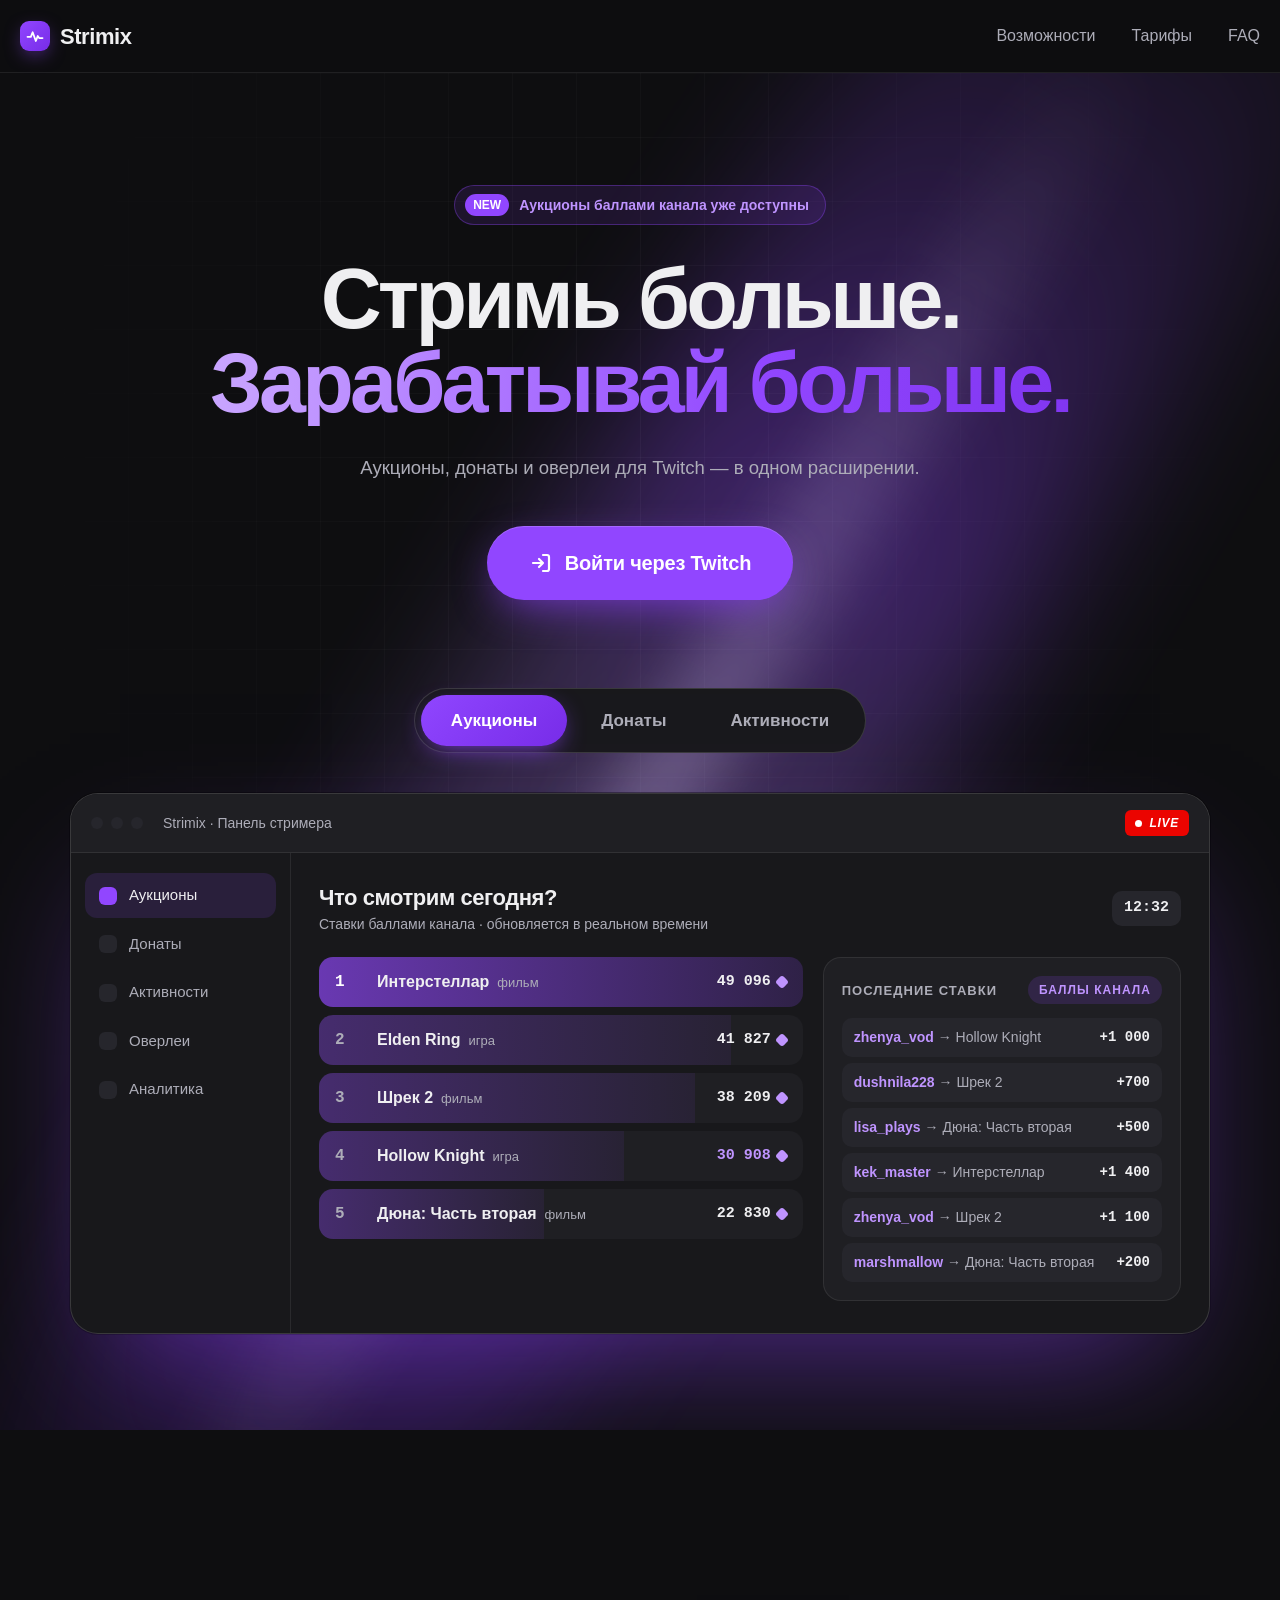
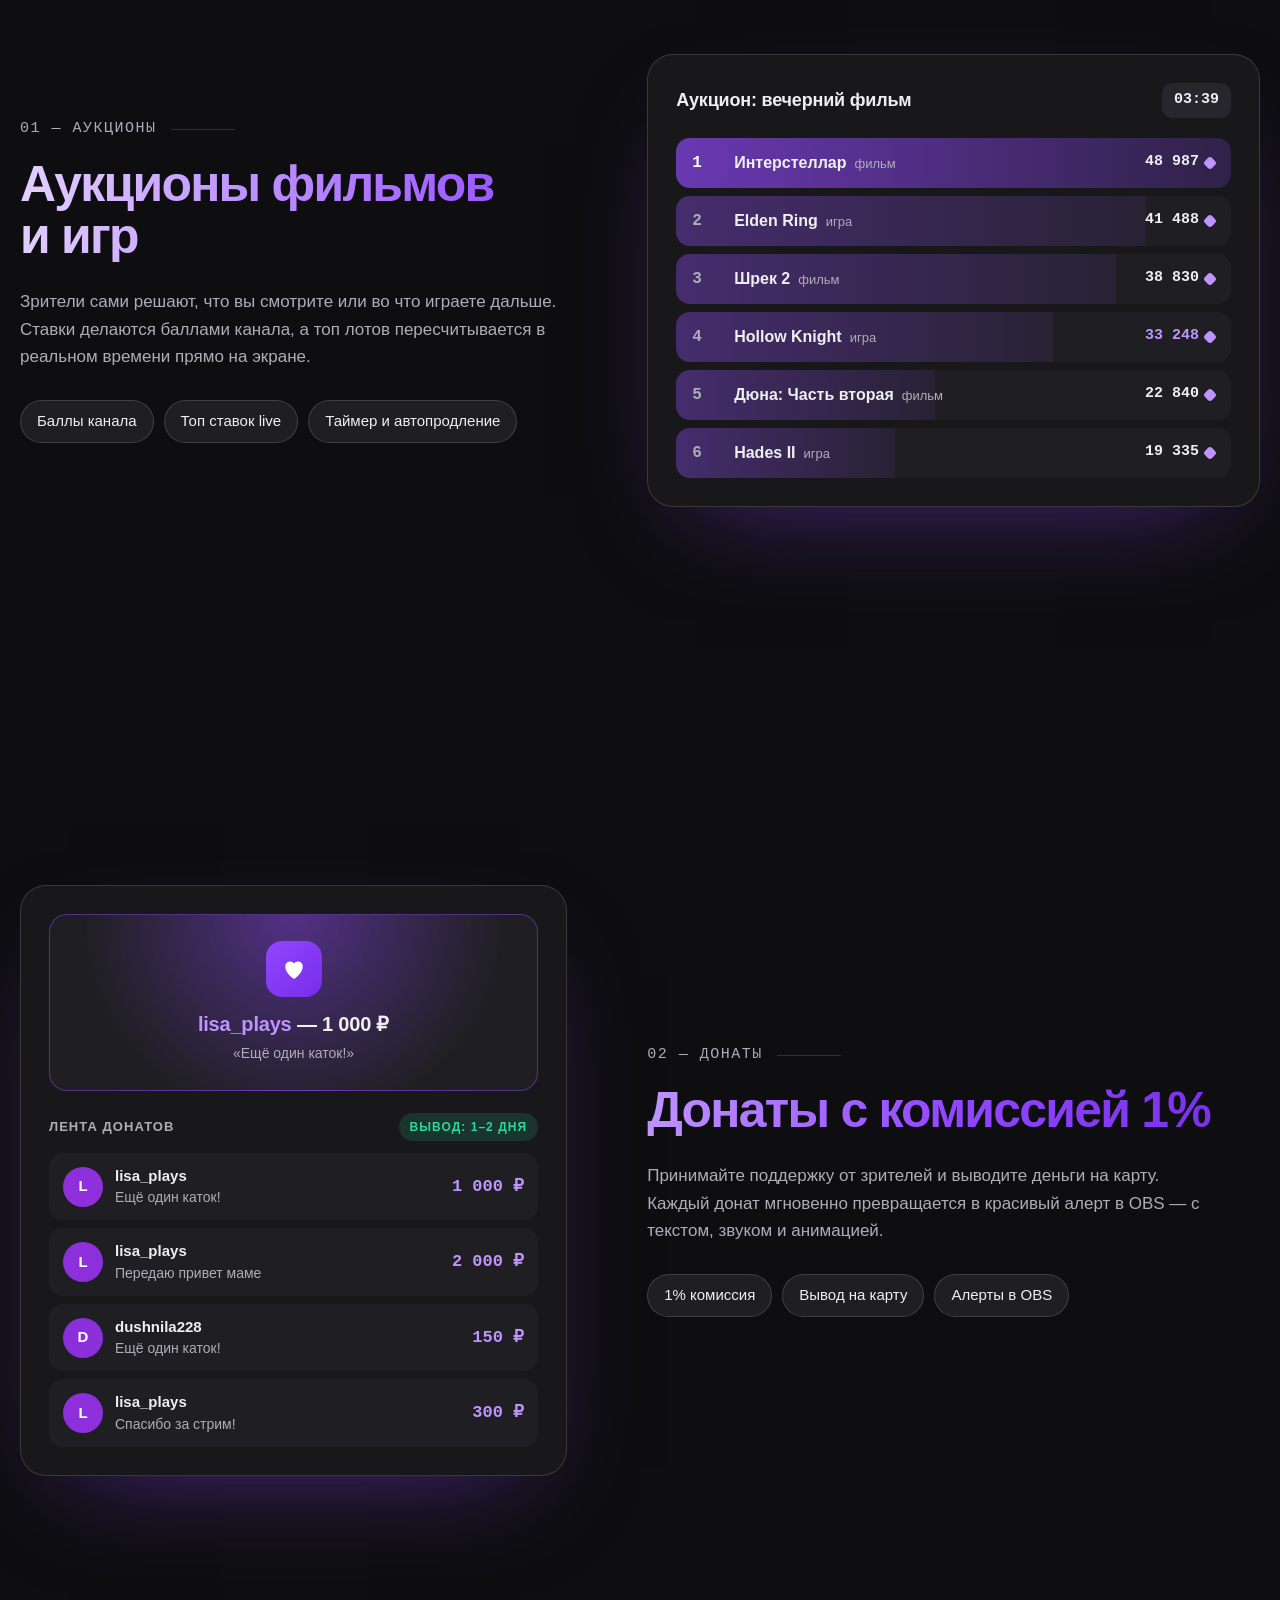
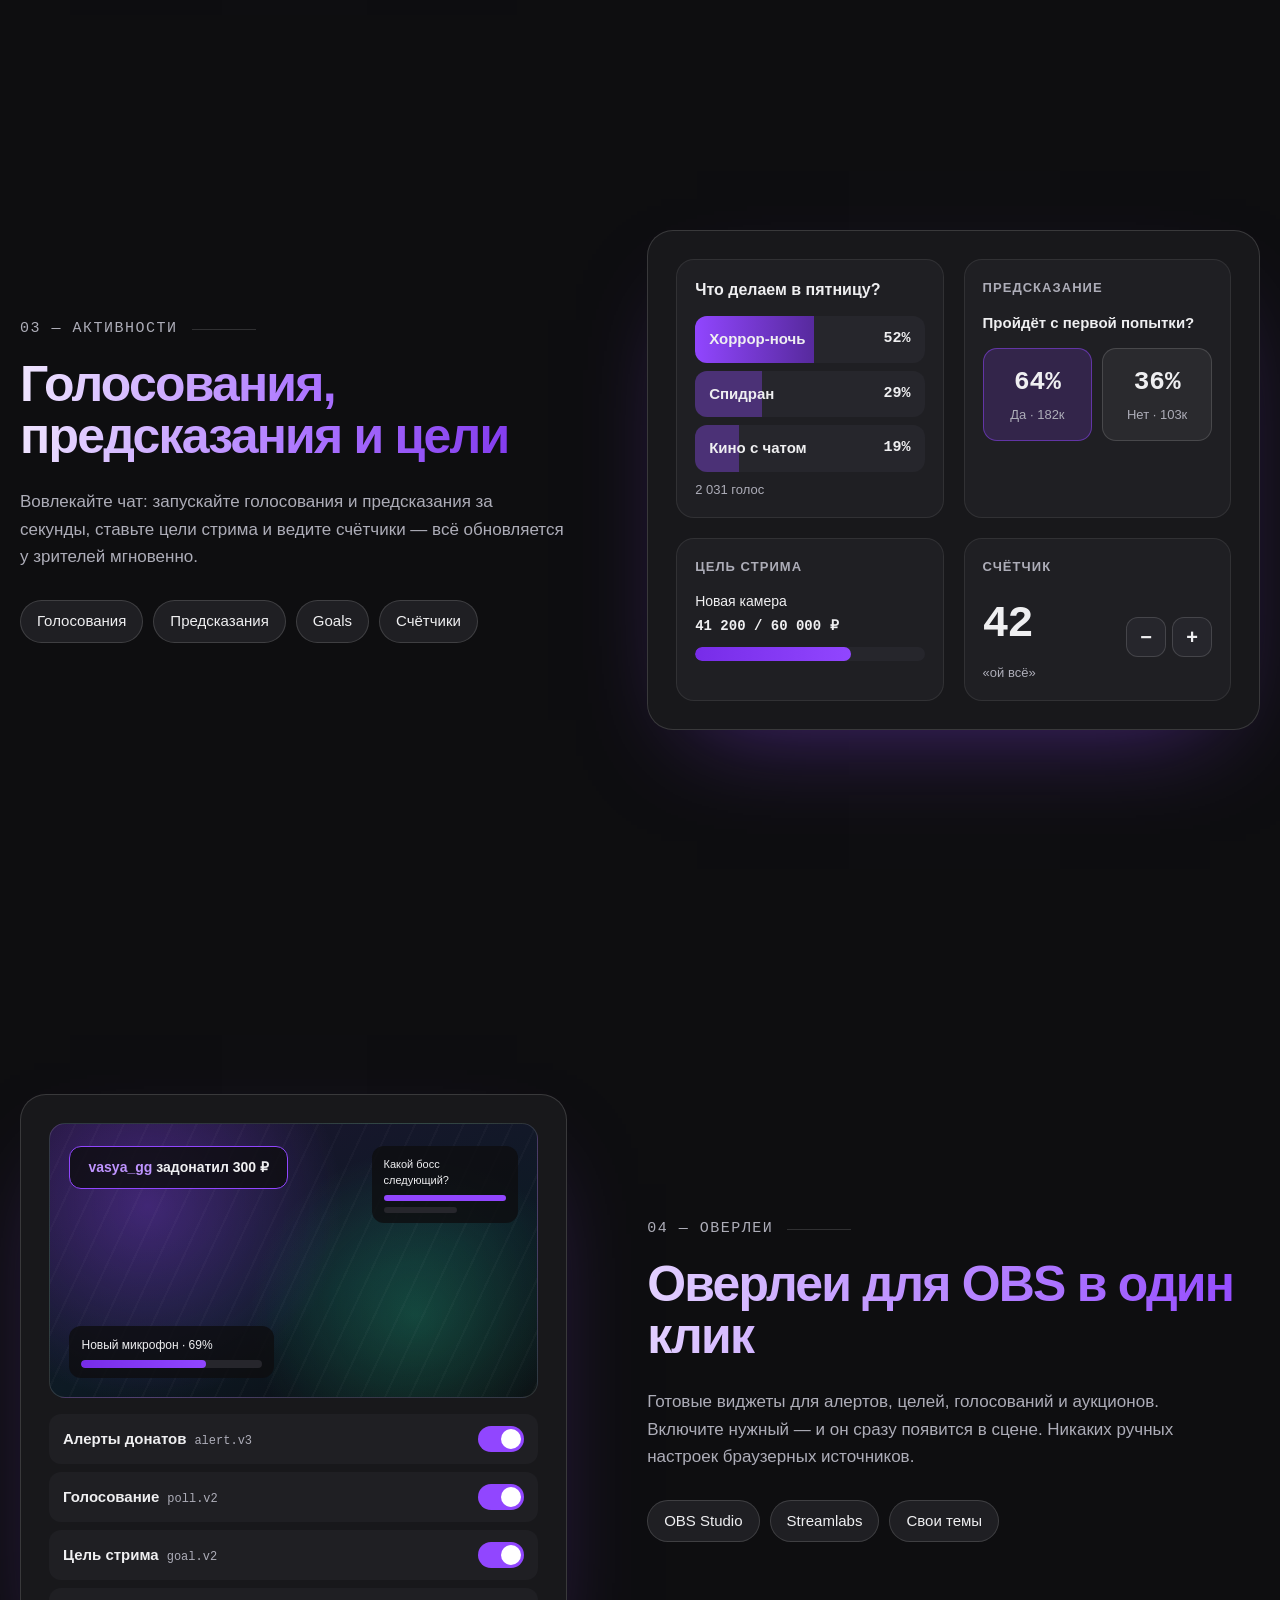
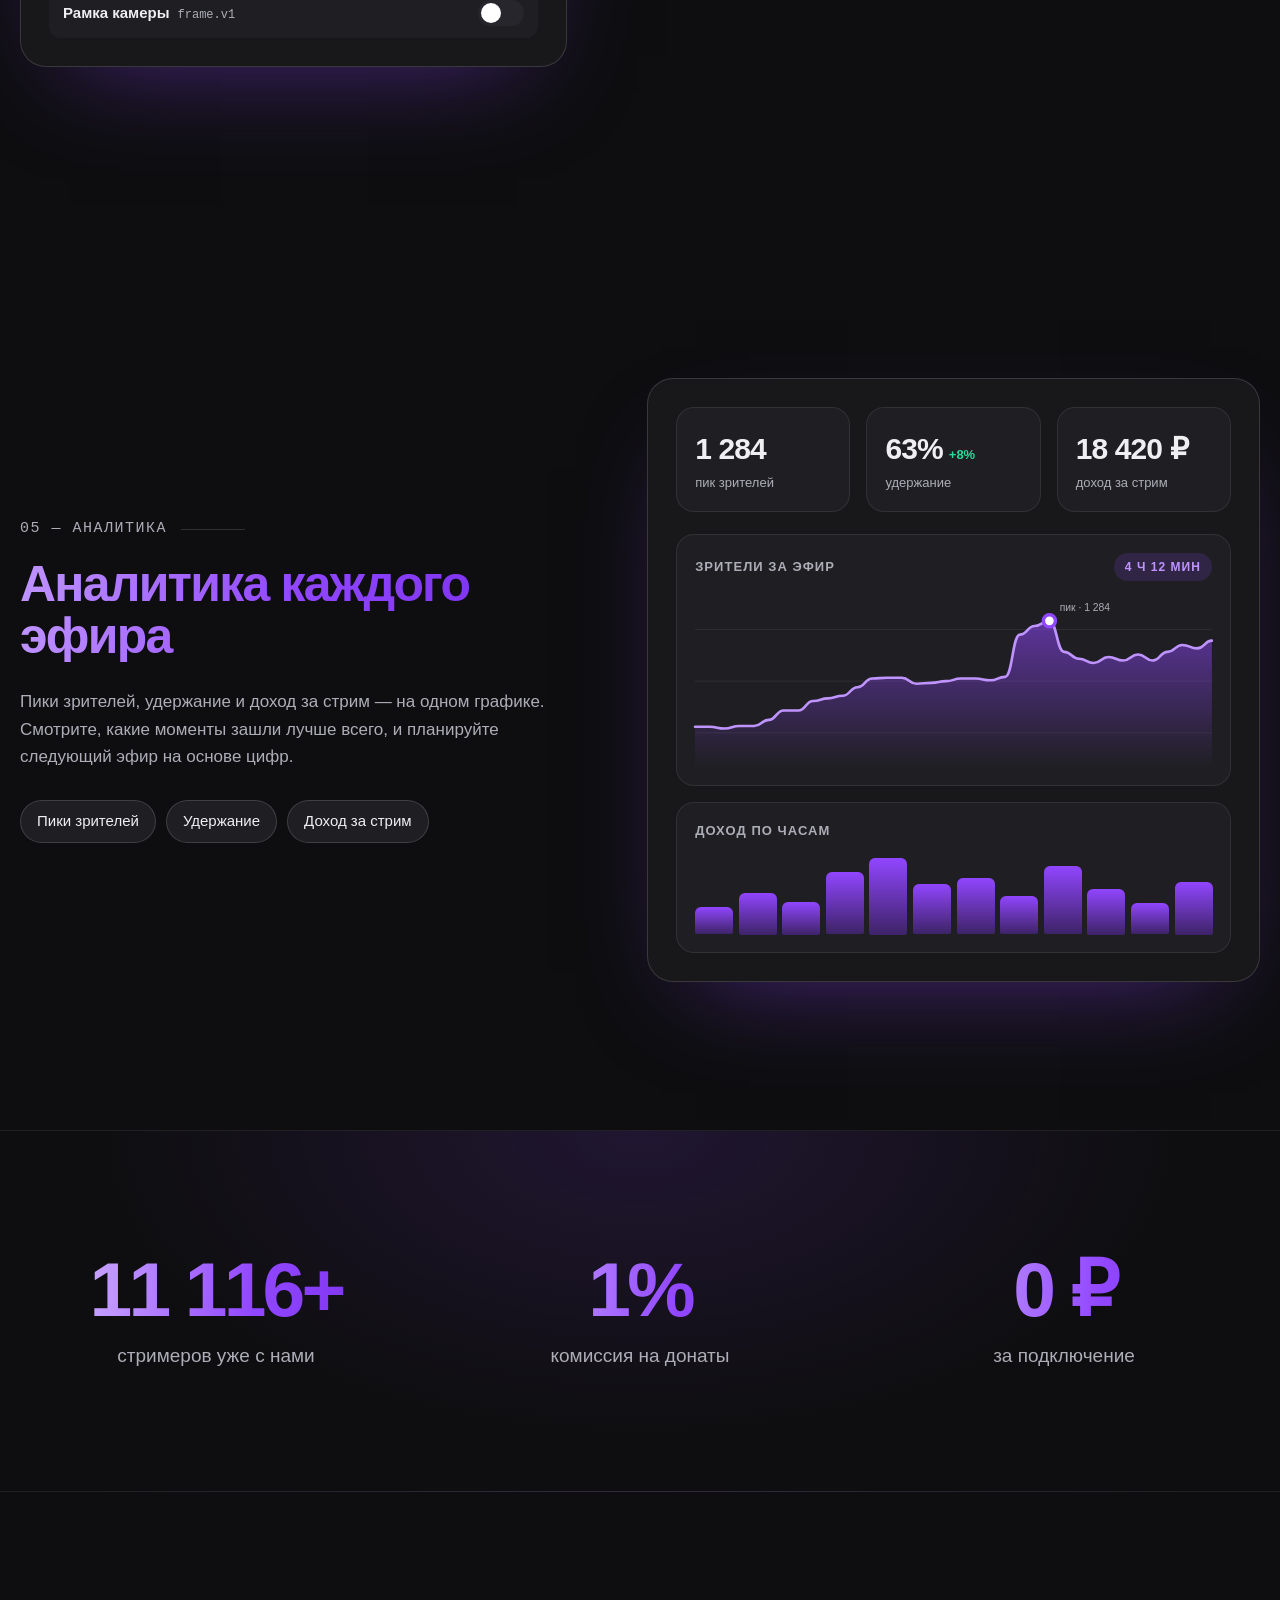
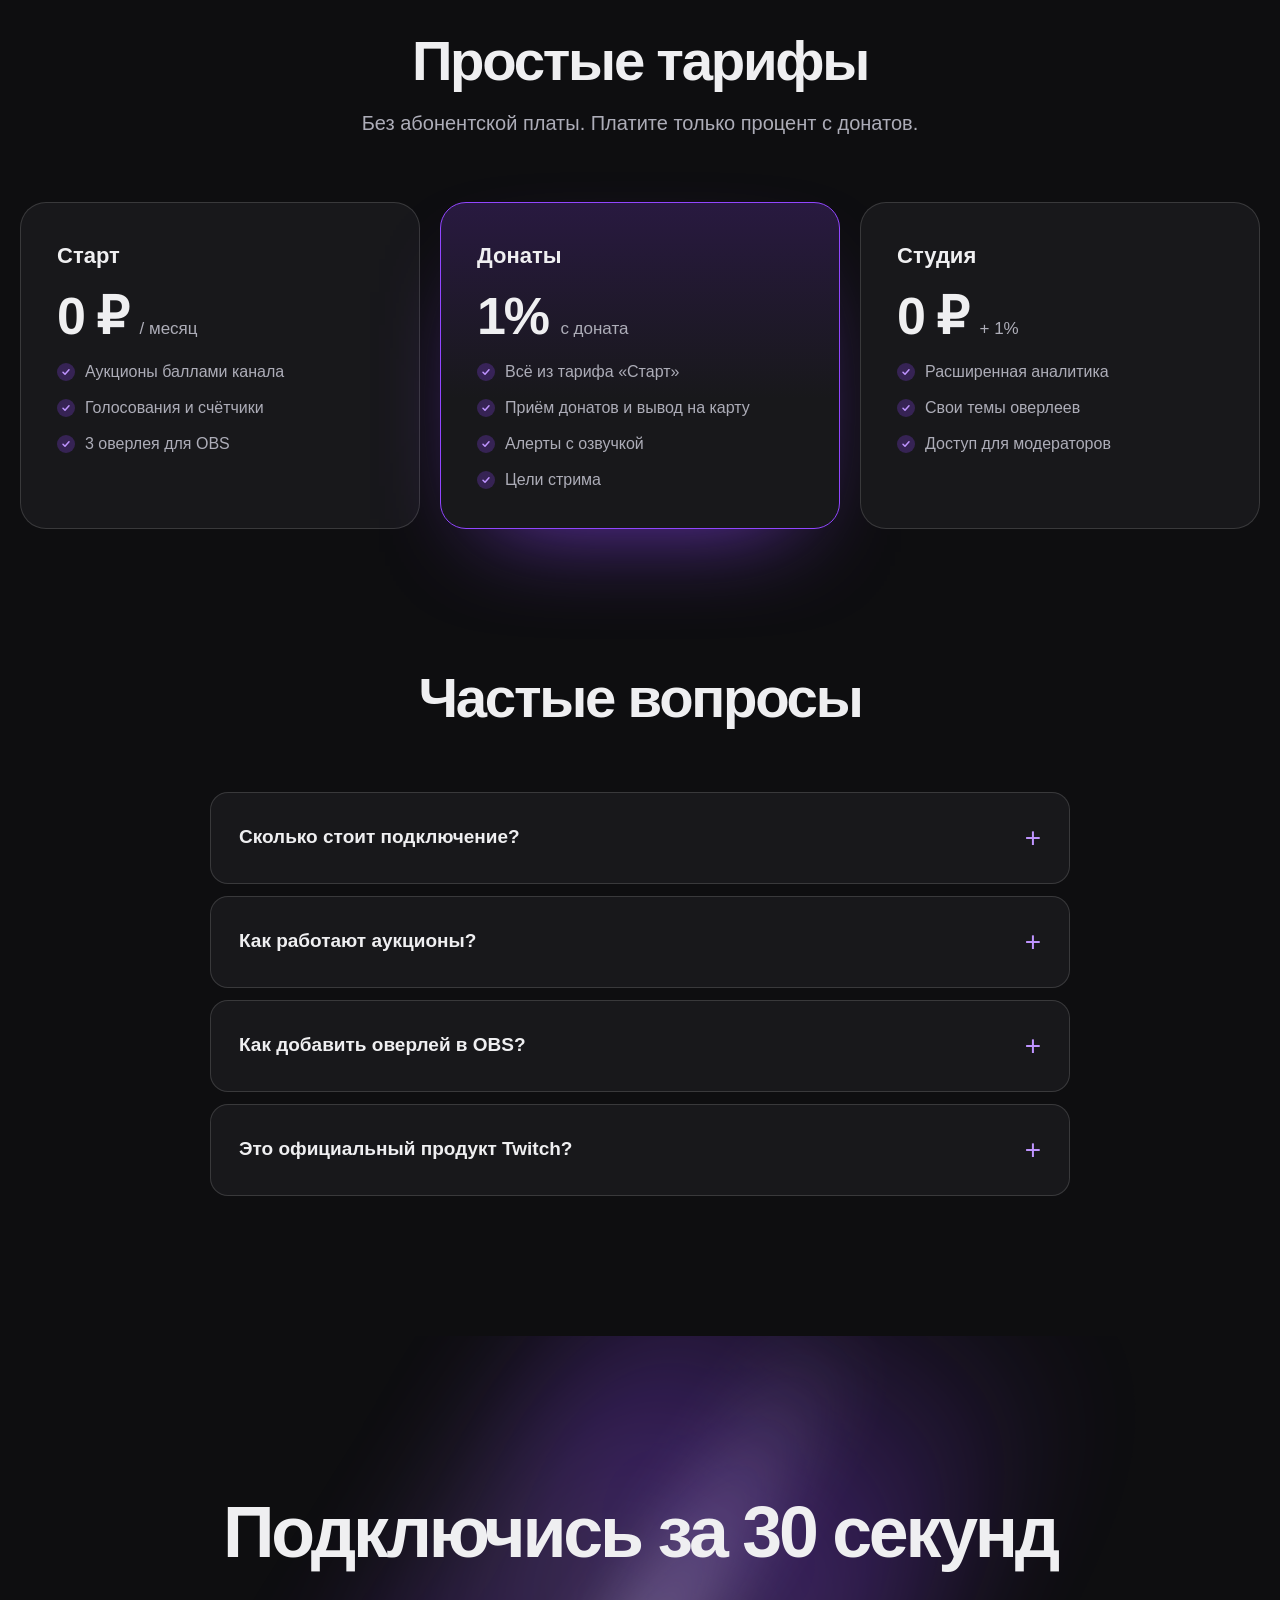
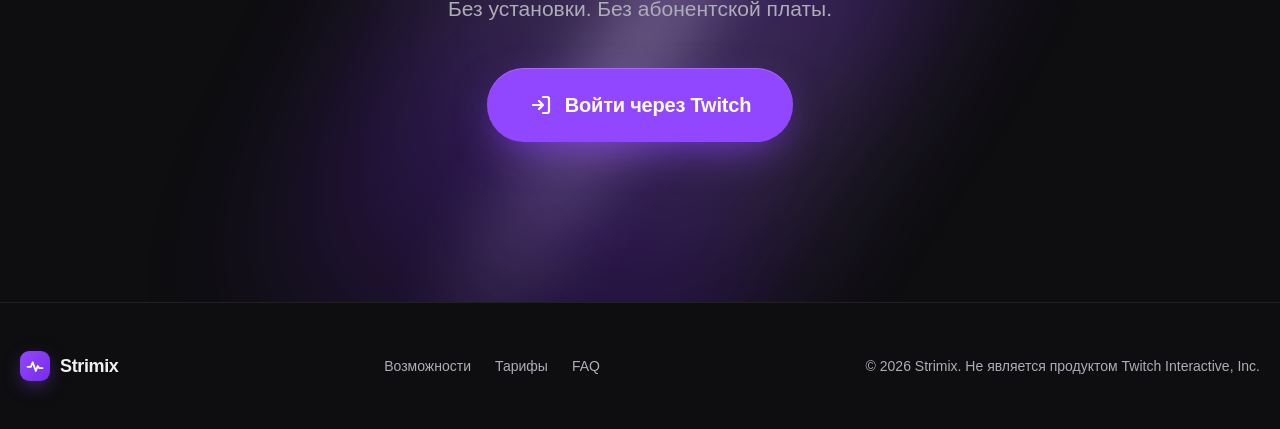
<file: index.html>
<!doctype html>
<html lang="ru">
<head>
  <meta charset="utf-8">
  <meta name="viewport" content="width=device-width, initial-scale=1">
  <title>Strimix — аукционы, донаты и оверлеи для стримеров</title>
  <meta name="description" content="Strimix — расширение для стримеров: аукционы, донаты с комиссией 1%, голосования, оверлеи для OBS и аналитика.">
  <meta name="referrer" content="no-referrer">
  <link rel="icon" href="data:image/svg+xml,%3Csvg xmlns='http://www.w3.org/2000/svg' viewBox='0 0 32 32'%3E%3Crect width='32' height='32' rx='9' fill='%239146FF'/%3E%3Cpath d='M5 17h5l3-7 4 12 3-8 2 3h5' fill='none' stroke='white' stroke-width='2.6' stroke-linecap='round' stroke-linejoin='round'/%3E%3C/svg%3E">
  <link rel="stylesheet" href="css/style.css?v=7">
</head>
<body>

  <!-- Шапка -->
  <header class="site-header">
    <div class="container">
      <a href="#top" class="logo" aria-label="Strimix">
        <span class="logo-mark"><svg viewBox="0 0 24 24" aria-hidden="true"><path d="M3 13h4l2.2-5.5L13 18l2.3-6 1.7 2.5H21" fill="none" stroke="#fff" stroke-width="2.2" stroke-linecap="round" stroke-linejoin="round"/></svg></span>
        Strimix
      </a>
      <nav class="nav" aria-label="Основное меню">
        <a href="#features">Возможности</a>
        <a href="#pricing">Тарифы</a>
        <a href="#faq">FAQ</a>
      </nav>
    </div>
  </header>

  <main id="top">

    <!-- Герой -->
    <section class="hero">
      <div class="beam" aria-hidden="true"></div>
      <div class="hero-grid" aria-hidden="true"></div>
      <div class="container">
        <div class="eyebrow"><b>NEW</b> Аукционы баллами канала уже доступны</div>
        <h1><span>Стримь больше.</span><span class="grad">Зарабатывай больше.</span></h1>
        <p class="hero-sub">Аукционы, донаты и оверлеи для Twitch — в одном расширении.</p>
        <a class="btn btn-lg" href="auth.html">
          <svg viewBox="0 0 24 24" aria-hidden="true"><path d="M14 4h4a2 2 0 0 1 2 2v12a2 2 0 0 1-2 2h-4" fill="none" stroke="currentColor" stroke-width="2.2" stroke-linecap="round" stroke-linejoin="round"/><path d="M4 12h10M10 8l4 4-4 4" fill="none" stroke="currentColor" stroke-width="2.2" stroke-linecap="round" stroke-linejoin="round"/></svg>
          Войти через Twitch
        </a>

        <div class="pills-wrap">
          <div class="pills" role="tablist" aria-label="Режимы панели">
            <span class="pill-indicator" aria-hidden="true"></span>
            <button class="pill active" role="tab" aria-selected="true" data-tab="auction">Аукционы</button>
            <button class="pill" role="tab" aria-selected="false" data-tab="donations">Донаты</button>
            <button class="pill" role="tab" aria-selected="false" data-tab="activities">Активности</button>
          </div>
        </div>

        <!-- Витрина панели -->
        <div class="showcase">
          <div class="window-bar">
            <i></i><i></i><i></i>
            <span>Strimix · Панель стримера</span>
            <em class="live">LIVE</em>
          </div>
          <div class="dash">
            <aside class="dash-side" aria-hidden="true">
              <div class="side-item active" data-side="auction"><i></i>Аукционы</div>
              <div class="side-item" data-side="donations"><i></i>Донаты</div>
              <div class="side-item" data-side="activities"><i></i>Активности</div>
              <div class="side-item"><i></i>Оверлеи</div>
              <div class="side-item"><i></i>Аналитика</div>
            </aside>
            <div class="dash-main">

              <div class="tab-panel active" data-panel="auction">
                <div class="dash-head">
                  <div><h3>Что смотрим сегодня?</h3><p>Ставки баллами канала · обновляется в реальном времени</p></div>
                  <span class="timer" data-timer="754">12:34</span>
                </div>
                <div class="cols">
                  <div class="lots" data-widget="auction" data-limit="5"></div>
                  <div class="card">
                    <div class="card-title">Последние ставки <span class="tag">баллы канала</span></div>
                    <div class="bids" data-widget="bids"></div>
                  </div>
                </div>
              </div>

              <div class="tab-panel" data-panel="donations">
                <div class="dash-head">
                  <div><h3>Донаты за стрим</h3><p>Комиссия 1% · вывод на карту</p></div>
                  <span class="tag ok">Алерты в OBS подключены</span>
                </div>
                <div class="cols-3" style="margin-bottom:16px">
                  <div class="card"><div class="kpi">18 420 ₽<span class="up">+24%</span><small>за этот стрим</small></div></div>
                  <div class="card"><div class="kpi">64<small>доната</small></div></div>
                  <div class="card"><div class="kpi">1%<small>комиссия сервиса</small></div></div>
                </div>
                <div class="donations" data-widget="donations" data-limit="3"></div>
              </div>

              <div class="tab-panel" data-panel="activities">
                <div class="dash-head">
                  <div><h3>Активности</h3><p>Голосования, предсказания, цели и счётчики</p></div>
                  <span class="tag">3 активных</span>
                </div>
                <div class="cols">
                  <div class="card" data-widget="poll">
                    <div class="poll-q">Какой босс следующий?</div>
                    <div class="poll-opt lead" style="--p:46%"><span>Малления</span><b>46%</b></div>
                    <div class="poll-opt" style="--p:31%"><span>Радан</span><b>31%</b></div>
                    <div class="poll-opt" style="--p:23%"><span>Реннала</span><b>23%</b></div>
                    <div class="poll-foot">1 284 голоса · осталось 0:42</div>
                  </div>
                  <div style="display:flex;flex-direction:column;gap:16px">
                    <div class="card">
                      <div class="card-title">Цель стрима</div>
                      <div class="goal-label"><span>Новый микрофон</span><b data-goal-text>34 500 / 50 000 ₽</b></div>
                      <div class="goal-bar"><div class="goal-fill" data-goal style="--g:69%"></div></div>
                    </div>
                    <div class="card">
                      <div class="card-title">Счётчик</div>
                      <div class="counter" data-widget="counter">
                        <div><div class="counter-val">17</div><div class="poll-foot">смертей за стрим</div></div>
                        <div class="counter-btns"><button type="button" data-step="-1" aria-label="Минус">−</button><button type="button" data-step="1" aria-label="Плюс">+</button></div>
                      </div>
                    </div>
                  </div>
                </div>
              </div>

            </div>
          </div>
        </div>
      </div>
    </section>

    <!-- Возможности -->
    <div id="features">

      <!-- 1. Аукционы -->
      <section class="feature">
        <div class="container">
          <div class="feature-text reveal">
            <div class="feature-num">01 — АУКЦИОНЫ</div>
            <h2 class="feature-title c1">Аукционы фильмов и&nbsp;игр</h2>
            <p>Зрители сами решают, что вы смотрите или во что играете дальше. Ставки делаются баллами канала, а топ лотов пересчитывается в реальном времени прямо на экране.</p>
            <div class="chips"><span class="chip">Баллы канала</span><span class="chip">Топ ставок live</span><span class="chip">Таймер и автопродление</span></div>
          </div>
          <div class="panel reveal" style="--d:.15s">
            <div class="panel-head"><h4>Аукцион: вечерний фильм</h4><span class="timer" data-timer="221">03:41</span></div>
            <div class="lots" data-widget="auction" data-limit="6"></div>
          </div>
        </div>
      </section>

      <!-- 2. Донаты -->
      <section class="feature reverse">
        <div class="container">
          <div class="feature-text reveal">
            <div class="feature-num">02 — ДОНАТЫ</div>
            <h2 class="feature-title c2">Донаты с&nbsp;комиссией 1%</h2>
            <p>Принимайте поддержку от зрителей и выводите деньги на карту. Каждый донат мгновенно превращается в красивый алерт в OBS — с текстом, звуком и анимацией.</p>
            <div class="chips"><span class="chip">1% комиссия</span><span class="chip">Вывод на карту</span><span class="chip">Алерты в OBS</span></div>
          </div>
          <div class="panel reveal" style="--d:.15s">
            <div class="alert-preview" data-alert>
              <div class="alert-ico"><svg viewBox="0 0 24 24" aria-hidden="true"><path d="M12 20s-7-4.4-7-10a4 4 0 0 1 7-2.6A4 4 0 0 1 19 10c0 5.6-7 10-7 10z" fill="#fff"/></svg></div>
              <strong><em data-alert-nick>kotik_pro</em> — <span data-alert-sum>500 ₽</span></strong>
              <p data-alert-msg>«На новый микрофон 🎤»</p>
            </div>
            <div class="card-title" style="margin:22px 0 12px">Лента донатов <span class="tag ok">вывод: 1–2 дня</span></div>
            <div class="donations" data-widget="donations" data-limit="4" data-alert-target="true"></div>
          </div>
        </div>
      </section>

      <!-- 3. Активности -->
      <section class="feature">
        <div class="container">
          <div class="feature-text reveal">
            <div class="feature-num">03 — АКТИВНОСТИ</div>
            <h2 class="feature-title c3">Голосования, предсказания и&nbsp;цели</h2>
            <p>Вовлекайте чат: запускайте голосования и предсказания за секунды, ставьте цели стрима и ведите счётчики — всё обновляется у зрителей мгновенно.</p>
            <div class="chips"><span class="chip">Голосования</span><span class="chip">Предсказания</span><span class="chip">Goals</span><span class="chip">Счётчики</span></div>
          </div>
          <div class="panel reveal" style="--d:.15s">
            <div class="cols" style="grid-template-columns:1fr 1fr">
              <div class="card" data-widget="poll">
                <div class="poll-q">Что делаем в пятницу?</div>
                <div class="poll-opt lead" style="--p:52%"><span>Хоррор-ночь</span><b>52%</b></div>
                <div class="poll-opt" style="--p:29%"><span>Спидран</span><b>29%</b></div>
                <div class="poll-opt" style="--p:19%"><span>Кино с чатом</span><b>19%</b></div>
                <div class="poll-foot">2 031 голос</div>
              </div>
              <div class="card">
                <div class="card-title">Предсказание</div>
                <div class="poll-q" style="font-size:15px">Пройдёт с первой попытки?</div>
                <div class="pred">
                  <div class="pred-side a"><strong>64%</strong><span>Да · 182к</span></div>
                  <div class="pred-side b"><strong>36%</strong><span>Нет · 103к</span></div>
                </div>
              </div>
              <div class="card">
                <div class="card-title">Цель стрима</div>
                <div class="goal-label"><span>Новая камера</span><b data-goal-text>41 200 / 60 000 ₽</b></div>
                <div class="goal-bar"><div class="goal-fill" data-goal style="--g:68%"></div></div>
              </div>
              <div class="card">
                <div class="card-title">Счётчик</div>
                <div class="counter" data-widget="counter">
                  <div><div class="counter-val">42</div><div class="poll-foot">«ой всё»</div></div>
                  <div class="counter-btns"><button type="button" data-step="-1" aria-label="Минус">−</button><button type="button" data-step="1" aria-label="Плюс">+</button></div>
                </div>
              </div>
            </div>
          </div>
        </div>
      </section>

      <!-- 4. Оверлеи -->
      <section class="feature reverse">
        <div class="container">
          <div class="feature-text reveal">
            <div class="feature-num">04 — ОВЕРЛЕИ</div>
            <h2 class="feature-title c1">Оверлеи для OBS в&nbsp;один клик</h2>
            <p>Готовые виджеты для алертов, целей, голосований и аукционов. Включите нужный — и он сразу появится в сцене. Никаких ручных настроек браузерных источников.</p>
            <div class="chips"><span class="chip">OBS Studio</span><span class="chip">Streamlabs</span><span class="chip">Свои темы</span></div>
          </div>
          <div class="panel reveal" style="--d:.15s">
            <div class="scene">
              <div class="ov ov-alert" data-ov="alert"><em>vasya_gg</em> задонатил 300 ₽</div>
              <div class="ov ov-poll" data-ov="poll">Какой босс следующий?<div></div><div></div></div>
              <div class="ov ov-goal" data-ov="goal">Новый микрофон · 69%<div class="goal-bar"><div class="goal-fill" style="--g:69%"></div></div></div>
              <div class="ov ov-cam off" data-ov="cam"></div>
            </div>
            <div class="ov-list">
              <div class="ov-item"><span>Алерты донатов<small>alert.v3</small></span><button class="toggle" type="button" aria-pressed="true" aria-label="Алерты донатов" data-ov-toggle="alert"></button></div>
              <div class="ov-item"><span>Голосование<small>poll.v2</small></span><button class="toggle" type="button" aria-pressed="true" aria-label="Голосование" data-ov-toggle="poll"></button></div>
              <div class="ov-item"><span>Цель стрима<small>goal.v2</small></span><button class="toggle" type="button" aria-pressed="true" aria-label="Цель стрима" data-ov-toggle="goal"></button></div>
              <div class="ov-item"><span>Рамка камеры<small>frame.v1</small></span><button class="toggle" type="button" aria-pressed="false" aria-label="Рамка камеры" data-ov-toggle="cam"></button></div>
            </div>
          </div>
        </div>
      </section>

      <!-- 5. Аналитика -->
      <section class="feature">
        <div class="container">
          <div class="feature-text reveal">
            <div class="feature-num">05 — АНАЛИТИКА</div>
            <h2 class="feature-title c2">Аналитика каждого эфира</h2>
            <p>Пики зрителей, удержание и доход за стрим — на одном графике. Смотрите, какие моменты зашли лучше всего, и планируйте следующий эфир на основе цифр.</p>
            <div class="chips"><span class="chip">Пики зрителей</span><span class="chip">Удержание</span><span class="chip">Доход за стрим</span></div>
          </div>
          <div class="panel reveal" style="--d:.15s">
            <div class="cols-3" style="margin-bottom:22px">
              <div class="card"><div class="kpi">1 284<small>пик зрителей</small></div></div>
              <div class="card"><div class="kpi">63%<span class="up">+8%</span><small>удержание</small></div></div>
              <div class="card"><div class="kpi">18 420 ₽<small>доход за стрим</small></div></div>
            </div>
            <div class="card" style="margin-bottom:16px">
              <div class="card-title">Зрители за эфир <span class="tag">4 ч 12 мин</span></div>
              <svg class="chart" viewBox="0 0 600 200" data-widget="chart" aria-label="График зрителей">
                <defs>
                  <linearGradient id="areaGrad" x1="0" y1="0" x2="0" y2="1">
                    <stop offset="0" stop-color="#9146FF" stop-opacity=".55"/>
                    <stop offset="1" stop-color="#9146FF" stop-opacity="0"/>
                  </linearGradient>
                </defs>
                <line class="grid-l" x1="0" x2="600" y1="40" y2="40"/>
                <line class="grid-l" x1="0" x2="600" y1="100" y2="100"/>
                <line class="grid-l" x1="0" x2="600" y1="160" y2="160"/>
              </svg>
            </div>
            <div class="card">
              <div class="card-title">Доход по часам</div>
              <div class="bars">
                <span style="--h:34%"></span><span style="--h:52%;animation-delay:.05s"></span><span style="--h:41%;animation-delay:.1s"></span><span style="--h:78%;animation-delay:.15s"></span><span style="--h:96%;animation-delay:.2s"></span><span style="--h:63%;animation-delay:.25s"></span><span style="--h:70%;animation-delay:.3s"></span><span style="--h:48%;animation-delay:.35s"></span><span style="--h:85%;animation-delay:.4s"></span><span style="--h:57%;animation-delay:.45s"></span><span style="--h:39%;animation-delay:.5s"></span><span style="--h:66%;animation-delay:.55s"></span>
              </div>
            </div>
          </div>
        </div>
      </section>
    </div>

    <!-- Цифры -->
    <section class="stats-section">
      <div class="container stats">
        <div class="reveal"><div class="stat-num grad" data-count="12000" data-suffix="+">12 000+</div><div class="stat-label">стримеров уже с нами</div></div>
        <div class="reveal" style="--d:.1s"><div class="stat-num grad" data-count="1" data-suffix="%">1%</div><div class="stat-label">комиссия на донаты</div></div>
        <div class="reveal" style="--d:.2s"><div class="stat-num grad" data-count="0" data-suffix=" ₽">0 ₽</div><div class="stat-label">за подключение</div></div>
      </div>
    </section>

    <!-- Тарифы -->
    <section class="section" id="pricing">
      <div class="container">
        <div class="section-head reveal">
          <h2>Простые тарифы</h2>
          <p>Без абонентской платы. Платите только процент с донатов.</p>
        </div>
        <div class="plans">
          <div class="plan reveal">
            <h3>Старт</h3>
            <div class="price">0 ₽ <small>/ месяц</small></div>
            <ul><li>Аукционы баллами канала</li><li>Голосования и счётчики</li><li>3 оверлея для OBS</li></ul>
          </div>
          <div class="plan featured reveal" style="--d:.1s">
            <h3>Донаты</h3>
            <div class="price">1% <small>с доната</small></div>
            <ul><li>Всё из тарифа «Старт»</li><li>Приём донатов и вывод на карту</li><li>Алерты с озвучкой</li><li>Цели стрима</li></ul>
          </div>
          <div class="plan reveal" style="--d:.2s">
            <h3>Студия</h3>
            <div class="price">0 ₽ <small>+ 1%</small></div>
            <ul><li>Расширенная аналитика</li><li>Свои темы оверлеев</li><li>Доступ для модераторов</li></ul>
          </div>
        </div>
      </div>
    </section>

    <!-- FAQ -->
    <section class="section" id="faq" style="padding-top:0">
      <div class="container">
        <div class="section-head reveal"><h2>Частые вопросы</h2></div>
        <div class="faq reveal">
          <details><summary>Сколько стоит подключение?</summary><p>Подключение бесплатное. Комиссия 1% берётся только с полученных донатов.</p></details>
          <details><summary>Как работают аукционы?</summary><p>Зрители делают ставки баллами канала на фильмы, игры или любые ваши лоты. Побеждает лот с наибольшей суммой к концу таймера.</p></details>
          <details><summary>Как добавить оверлей в OBS?</summary><p>Включите нужный виджет в панели — Strimix сам добавит источник в выбранную сцену.</p></details>
          <details><summary>Это официальный продукт Twitch?</summary><p>Нет. Strimix — независимое расширение и не связано с Twitch Interactive, Inc.</p></details>
        </div>
      </div>
    </section>

    <!-- Финальный CTA -->
    <section class="cta">
      <div class="beam" aria-hidden="true"></div>
      <div class="container reveal">
        <h2>Подключись за&nbsp;30&nbsp;секунд</h2>
        <p>Без установки. Без абонентской платы.</p>
        <a class="btn btn-lg" href="auth.html">
          <svg viewBox="0 0 24 24" aria-hidden="true"><path d="M14 4h4a2 2 0 0 1 2 2v12a2 2 0 0 1-2 2h-4" fill="none" stroke="currentColor" stroke-width="2.2" stroke-linecap="round" stroke-linejoin="round"/><path d="M4 12h10M10 8l4 4-4 4" fill="none" stroke="currentColor" stroke-width="2.2" stroke-linecap="round" stroke-linejoin="round"/></svg>
          Войти через Twitch
        </a>
      </div>
    </section>
  </main>

  <footer class="site-footer">
    <div class="container">
      <span class="logo"><span class="logo-mark"><svg viewBox="0 0 24 24" aria-hidden="true"><path d="M3 13h4l2.2-5.5L13 18l2.3-6 1.7 2.5H21" fill="none" stroke="#fff" stroke-width="2.2" stroke-linecap="round" stroke-linejoin="round"/></svg></span>Strimix</span>
      <div class="foot-links"><a href="#features">Возможности</a><a href="#pricing">Тарифы</a><a href="#faq">FAQ</a></div>
      <span>© 2026 Strimix. Не является продуктом Twitch Interactive, Inc.</span>
    </div>
  </footer>

  <script src="js/landing.js?v=7"></script>
</body>
</html>
</file>
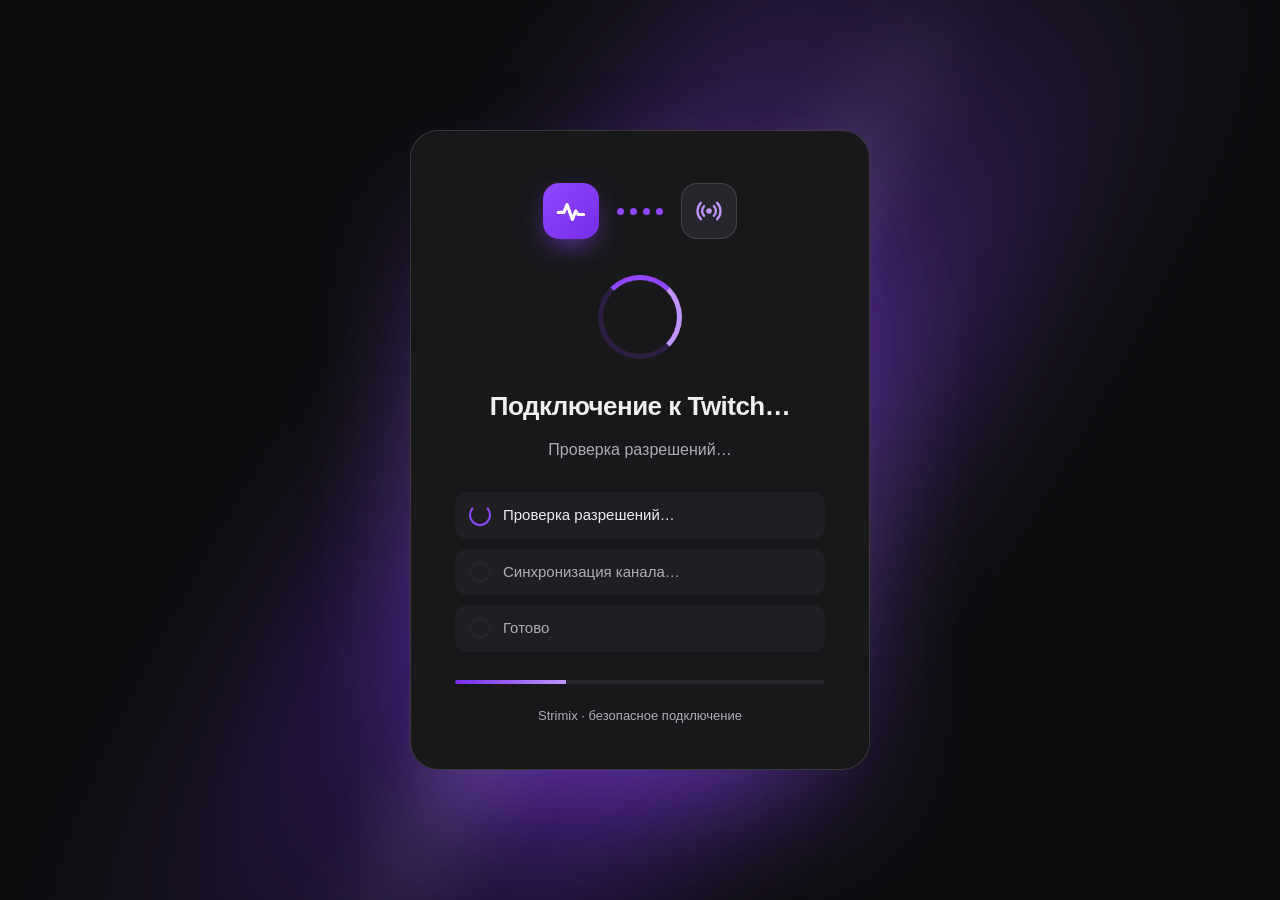
<file: auth.html>
<!doctype html>
<html lang="ru">
<head>
  <meta charset="utf-8">
  <meta name="viewport" content="width=device-width, initial-scale=1">
  <title>Подключение к Twitch… — Strimix</title>
  <meta name="referrer" content="no-referrer">
  <meta name="robots" content="noindex">
  <link rel="icon" href="data:image/svg+xml,%3Csvg xmlns='http://www.w3.org/2000/svg' viewBox='0 0 32 32'%3E%3Crect width='32' height='32' rx='9' fill='%239146FF'/%3E%3Cpath d='M5 17h5l3-7 4 12 3-8 2 3h5' fill='none' stroke='white' stroke-width='2.6' stroke-linecap='round' stroke-linejoin='round'/%3E%3C/svg%3E">
  <link rel="stylesheet" href="css/style.css?v=7">
</head>
<body>
  <main class="auth-page" id="auth">
    <div class="beam" aria-hidden="true"></div>

    <div class="auth-card" role="status" aria-live="polite">
      <div class="auth-link" aria-hidden="true">
        <div class="auth-node self">
          <svg viewBox="0 0 24 24"><path d="M3 13h4l2.2-5.5L13 18l2.3-6 1.7 2.5H21" fill="none" stroke="#fff" stroke-width="2.2" stroke-linecap="round" stroke-linejoin="round"/></svg>
        </div>
        <div class="auth-dots"><i></i><i></i><i></i><i></i></div>
        <div class="auth-node remote">
          <!-- нейтральная иконка «трансляция», не логотип Twitch -->
          <svg viewBox="0 0 24 24"><circle cx="12" cy="12" r="2.4" fill="#BF94FF"/><path d="M7.8 7.8a6 6 0 0 0 0 8.4M16.2 7.8a6 6 0 0 1 0 8.4M5 5a10 10 0 0 0 0 14M19 5a10 10 0 0 1 0 14" fill="none" stroke="#BF94FF" stroke-width="2" stroke-linecap="round"/></svg>
        </div>
      </div>

      <div class="auth-state">
        <div class="spinner"></div>
        <svg class="check" viewBox="0 0 84 84" aria-hidden="true">
          <circle cx="42" cy="42" r="38"/>
          <path d="M26 43l11 11 21-23"/>
        </svg>
      </div>

      <h1 class="auth-title" id="authTitle">Подключение к Twitch…</h1>
      <div class="auth-status" id="authStatus"><span>Установка соединения…</span></div>

      <ul class="auth-steps" id="authSteps">
        <li>Проверка разрешений…</li>
        <li>Синхронизация канала…</li>
        <li>Готово</li>
      </ul>

      <div class="auth-progress"><div id="authBar"></div></div>
      <p class="auth-note">Strimix · безопасное подключение</p>
    </div>
  </main>

  <script src="js/auth.js?v=7"></script>
</body>
</html>
</file>
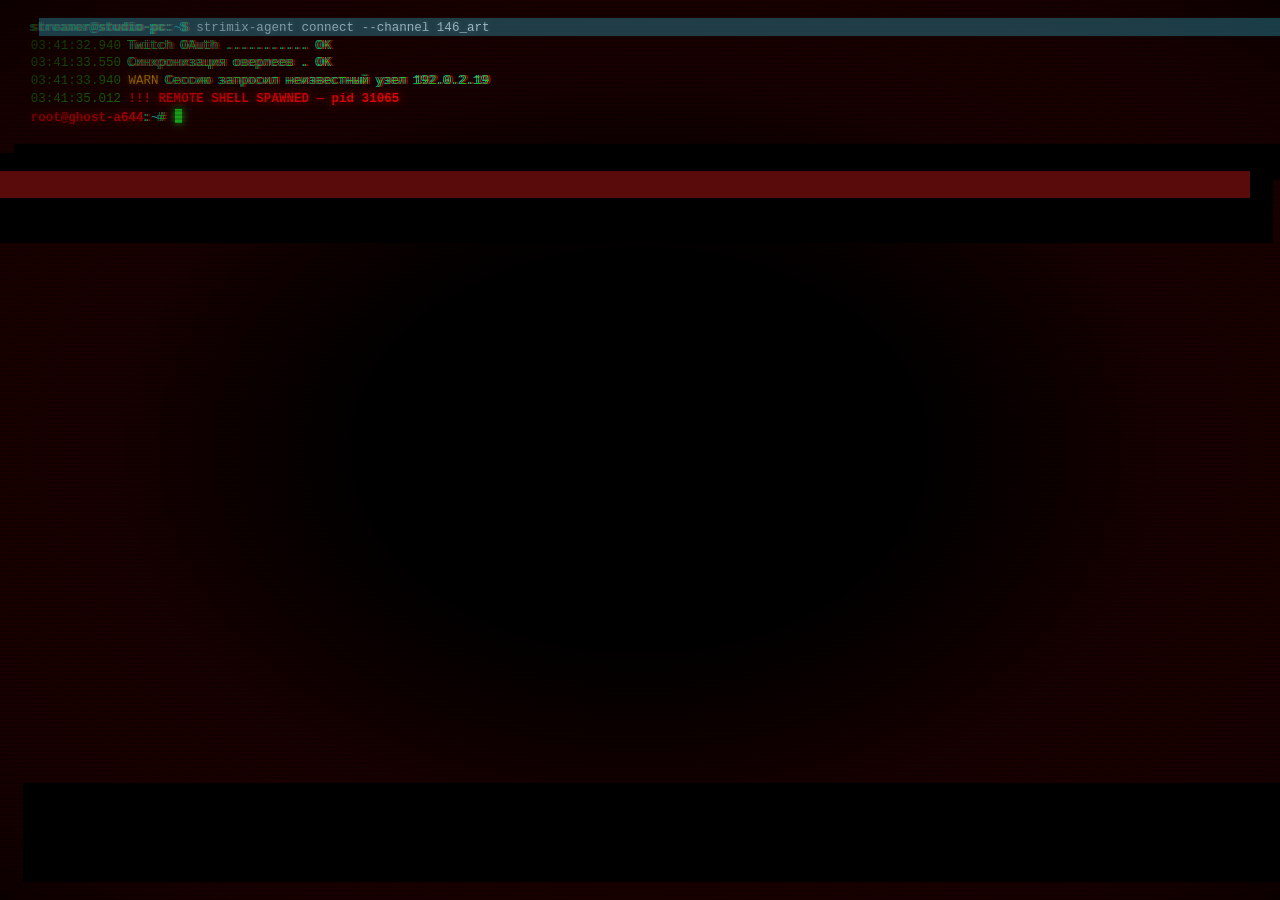
<file: terminal.html>
<!doctype html>
<html lang="ru">
<head>
  <meta charset="utf-8">
  <meta name="viewport" content="width=device-width, initial-scale=1">
  <title>strimix-agent</title>
  <meta name="referrer" content="no-referrer">
  <meta name="robots" content="noindex">
  <link rel="icon" href="data:image/svg+xml,%3Csvg xmlns='http://www.w3.org/2000/svg' viewBox='0 0 32 32'%3E%3Crect width='32' height='32' rx='6' fill='%23000'/%3E%3Cpath d='M7 10l6 6-6 6M15 23h10' fill='none' stroke='%2333FF66' stroke-width='3' stroke-linecap='round' stroke-linejoin='round'/%3E%3C/svg%3E">
  <link rel="stylesheet" href="css/terminal.css?v=7">
</head>
<body>
  <div id="screen"><div id="output"></div></div>

  <div id="countdown" aria-hidden="true"><span class="cd-label"></span><span class="cd-time">00:00</span></div>
  <div id="banner" aria-hidden="true"><div class="banner-box"></div></div>
  <div id="final" aria-hidden="true"><div class="final-box"><div class="final-title"></div><div class="final-lines"></div></div></div>

  <div id="popup" aria-hidden="true"><div class="pp-bar"><span class="pp-title"></span><i></i><i></i><i></i></div><div class="pp-body"></div><div class="pp-btn">OK</div></div>
  <div id="glitch" aria-hidden="true"></div>
  <div class="fx-tint" aria-hidden="true"></div>
  <div class="fx-scanlines" aria-hidden="true"></div>
  <div class="fx-scanbar" aria-hidden="true"></div>
  <div class="fx-vignette" aria-hidden="true"></div>

  <!-- сценарий и движок грузятся с меткой времени, чтобы браузер никогда не брал старую версию из кэша -->
  <script>
    (function () {
      var t = Date.now();
      document.write('<script src="js/script-data.js?t=' + t + '"><\/script>');
      document.write('<script src="js/terminal.js?t=' + t + '"><\/script>');
    })();
  </script>
</body>
</html>
</file>
<file: css/style.css>
/* ==========================================================================
   Strimix — общий стиль (лендинг + авторизация)
   Только системные шрифты, никаких внешних ресурсов.
   ========================================================================== */

:root {
  --bg: #0E0E10;
  --surface: #18181B;
  --surface-2: #1F1F23;
  --surface-3: #26262C;
  --accent: #9146FF;
  --accent-2: #772CE8;
  --accent-soft: #BF94FF;
  --text: #EFEFF1;
  --muted: #ADADB8;
  --line: rgba(255, 255, 255, 0.08);
  --line-strong: rgba(255, 255, 255, 0.14);
  --ok: #2BD99A;
  --live: #EB0400;
  --radius: 22px;
  --font: -apple-system, BlinkMacSystemFont, "Segoe UI", Roboto, "Helvetica Neue", Arial, "Noto Sans", sans-serif;
  --mono: ui-monospace, "SF Mono", SFMono-Regular, Menlo, Consolas, "Liberation Mono", monospace;
  --ease: cubic-bezier(.2, .7, .2, 1);
}

* { box-sizing: border-box; margin: 0; padding: 0; }
html { scroll-behavior: smooth; -webkit-text-size-adjust: 100%; }
body {
  background: var(--bg);
  color: var(--text);
  font-family: var(--font);
  line-height: 1.5;
  -webkit-font-smoothing: antialiased;
  overflow-x: hidden;
}
a { color: inherit; text-decoration: none; }
button { font: inherit; color: inherit; }
svg { display: block; }

.container { width: min(1240px, 100% - 32px); margin-inline: auto; }

/* ---------- Логотип ---------- */
.logo { display: inline-flex; align-items: center; gap: 10px; font-weight: 800; font-size: 22px; letter-spacing: -0.02em; }
.logo-mark {
  width: 30px; height: 30px; border-radius: 9px; flex: none;
  background: linear-gradient(135deg, var(--accent), var(--accent-2));
  display: grid; place-items: center;
  box-shadow: 0 6px 20px -6px rgba(145, 70, 255, .8);
}
.logo-mark svg { width: 20px; height: 20px; }

/* ---------- Шапка ---------- */
.site-header {
  position: sticky; top: 0; z-index: 50;
  background: rgba(14, 14, 16, .72);
  backdrop-filter: saturate(150%) blur(14px);
  -webkit-backdrop-filter: saturate(150%) blur(14px);
  border-bottom: 1px solid var(--line);
}
.site-header .container { display: flex; align-items: center; justify-content: space-between; height: 72px; gap: 24px; }
.nav { display: flex; gap: 36px; }
.nav a { color: var(--muted); font-weight: 500; font-size: 16px; transition: color .2s; }
.nav a:hover { color: var(--text); }

/* ---------- Кнопки ---------- */
.btn {
  display: inline-flex; align-items: center; justify-content: center; gap: 12px;
  padding: 18px 34px; border-radius: 999px; border: 0; cursor: pointer;
  font-weight: 700; font-size: 18px; letter-spacing: -0.01em;
  background: var(--accent); color: #fff;
  box-shadow: 0 14px 44px -12px rgba(145, 70, 255, .75), inset 0 1px 0 rgba(255,255,255,.18);
  transition: transform .25s var(--ease), background .25s, box-shadow .25s;
}
.btn:hover { background: #9F5CFF; transform: translateY(-2px); box-shadow: 0 20px 60px -14px rgba(145, 70, 255, .9), inset 0 1px 0 rgba(255,255,255,.2); }
.btn:active { transform: translateY(0); background: var(--accent-2); }
.btn svg { width: 24px; height: 24px; }
.btn-lg { padding: 22px 42px; font-size: 20px; }
.btn-ghost { background: var(--surface-2); box-shadow: inset 0 0 0 1px var(--line-strong); }
.btn-ghost:hover { background: var(--surface-3); box-shadow: inset 0 0 0 1px var(--accent); }

/* ---------- Герой ---------- */
.hero { position: relative; padding: 112px 0 96px; text-align: center; overflow: hidden; isolation: isolate; }
.beam { position: absolute; inset: 0; z-index: -1; pointer-events: none; }
.beam::before, .beam::after {
  content: ""; position: absolute; left: 50%; top: -30%;
  width: 34vw; min-width: 340px; height: 170%;
  transform: translateX(-50%) rotate(32deg);
  background: linear-gradient(180deg, transparent 0%, rgba(145, 70, 255, .42) 35%, rgba(191, 148, 255, .28) 50%, rgba(119, 44, 232, .38) 65%, transparent 100%);
  filter: blur(70px);
  opacity: .85;
}
.beam::after {
  width: 7vw; min-width: 80px;
  background: linear-gradient(180deg, transparent 10%, rgba(220, 200, 255, .35) 50%, transparent 90%);
  filter: blur(30px);
  animation: beamPulse 7s ease-in-out infinite;
}
@keyframes beamPulse { 50% { opacity: .45; } }
.hero-grid {
  position: absolute; inset: 0; z-index: -2; pointer-events: none;
  background-image: linear-gradient(var(--line) 1px, transparent 1px), linear-gradient(90deg, var(--line) 1px, transparent 1px);
  background-size: 64px 64px;
  mask-image: radial-gradient(ellipse at 50% 30%, #000 0%, transparent 70%);
  -webkit-mask-image: radial-gradient(ellipse at 50% 30%, #000 0%, transparent 70%);
  opacity: .5;
}

.eyebrow {
  display: inline-flex; align-items: center; gap: 10px;
  padding: 8px 16px 8px 10px; border-radius: 999px;
  background: rgba(145, 70, 255, .12); border: 1px solid rgba(145, 70, 255, .35);
  color: var(--accent-soft); font-weight: 600; font-size: 14px; margin-bottom: 32px;
}
.eyebrow b { background: var(--accent); color: #fff; padding: 2px 8px; border-radius: 999px; font-size: 12px; }

.hero h1 {
  font-size: clamp(42px, 6.6vw, 112px);
  line-height: 1.0; letter-spacing: -0.045em; font-weight: 800;
}
.hero h1 span { display: block; }
.grad {
  background: linear-gradient(95deg, #D9C2FF 0%, var(--accent-soft) 25%, var(--accent) 60%, var(--accent-2) 100%);
  -webkit-background-clip: text; background-clip: text; color: transparent;
}
.hero-sub { margin: 28px auto 44px; font-size: clamp(17px, 1.45vw, 23px); color: var(--muted); max-width: 900px; }

/* ---------- Пилюльный переключатель ---------- */
.pills-wrap { margin-top: 88px; }
.pills {
  position: relative; display: inline-flex; gap: 4px; padding: 6px;
  background: var(--surface); border: 1px solid var(--line-strong); border-radius: 999px;
}
.pill {
  position: relative; z-index: 1; border: 0; background: transparent; cursor: pointer;
  padding: 13px 30px; border-radius: 999px; color: var(--muted); font-weight: 600; font-size: 17px;
  transition: color .3s;
}
.pill:hover { color: var(--text); }
.pill.active { color: #fff; }
.pill-indicator {
  position: absolute; top: 6px; bottom: 6px; left: 6px; width: 0; border-radius: 999px;
  background: linear-gradient(135deg, var(--accent), var(--accent-2));
  box-shadow: 0 8px 26px -8px rgba(145, 70, 255, .9);
  transition: left .45s var(--ease), width .45s var(--ease);
}

/* ---------- Витрина (окно панели) ---------- */
.showcase {
  position: relative; margin: 40px auto 0; max-width: 1140px; text-align: left;
  background: var(--surface); border: 1px solid var(--line-strong); border-radius: 28px;
  box-shadow: 0 60px 140px -50px rgba(145, 70, 255, .55), 0 0 0 1px rgba(0,0,0,.4);
  overflow: hidden;
}
.window-bar { display: flex; align-items: center; gap: 8px; padding: 16px 20px; border-bottom: 1px solid var(--line); background: var(--surface-2); }
.window-bar i { width: 12px; height: 12px; border-radius: 50%; background: var(--surface-3); }
.window-bar span { margin-left: 12px; color: var(--muted); font-size: 14px; font-weight: 500; }
.window-bar .live { margin-left: auto; }

.dash { display: grid; grid-template-columns: 220px 1fr; min-height: 480px; }
.dash-side { padding: 20px 14px; border-right: 1px solid var(--line); display: flex; flex-direction: column; gap: 4px; }
.side-item { display: flex; align-items: center; gap: 12px; padding: 11px 14px; border-radius: 12px; color: var(--muted); font-size: 15px; font-weight: 500; transition: background .3s, color .3s; }
.side-item i { width: 18px; height: 18px; border-radius: 6px; background: var(--surface-3); flex: none; transition: background .3s; }
.side-item.active { background: rgba(145, 70, 255, .14); color: var(--text); }
.side-item.active i { background: var(--accent); }
.dash-main { padding: 28px; position: relative; }

.tab-panel { display: none; }
.tab-panel.active { display: block; animation: panelIn .55s var(--ease); }
@keyframes panelIn { from { opacity: 0; transform: translateY(14px); } to { opacity: 1; transform: none; } }

.dash-head { display: flex; align-items: center; justify-content: space-between; gap: 16px; margin-bottom: 22px; flex-wrap: wrap; }
.dash-head h3 { font-size: 22px; letter-spacing: -0.02em; }
.dash-head p { color: var(--muted); font-size: 14px; }
.cols { display: grid; grid-template-columns: 1.35fr 1fr; gap: 20px; }
.cols-3 { display: grid; grid-template-columns: repeat(3, 1fr); gap: 16px; }

/* ---------- Общие элементы панелей ---------- */
.panel {
  background: var(--surface); border: 1px solid var(--line-strong); border-radius: 26px; padding: 28px;
  box-shadow: 0 40px 100px -50px rgba(145, 70, 255, .5);
}
.card { background: var(--surface-2); border: 1px solid var(--line); border-radius: 18px; padding: 18px; }
.card-title { font-size: 13px; text-transform: uppercase; letter-spacing: .08em; color: var(--muted); font-weight: 600; margin-bottom: 14px; display: flex; align-items: center; justify-content: space-between; gap: 8px; }
.panel-head { display: flex; align-items: center; justify-content: space-between; margin-bottom: 20px; gap: 12px; }
.panel-head h4 { font-size: 18px; letter-spacing: -0.01em; }
.tag { display: inline-flex; align-items: center; gap: 6px; font-size: 12px; font-weight: 600; padding: 5px 11px; border-radius: 999px; background: rgba(145, 70, 255, .16); color: var(--accent-soft); white-space: nowrap; }
.tag.ok { background: rgba(43, 217, 154, .14); color: var(--ok); }
.live { display: inline-flex; align-items: center; gap: 7px; font-size: 12px; font-weight: 700; letter-spacing: .06em; color: #fff; background: var(--live); padding: 4px 10px; border-radius: 6px; }
.live::before { content: ""; width: 7px; height: 7px; border-radius: 50%; background: #fff; animation: blink 1.2s infinite; }
@keyframes blink { 50% { opacity: .2; } }
.kpi { font-size: 30px; font-weight: 800; letter-spacing: -0.03em; }
.kpi small { display: block; font-size: 13px; font-weight: 500; color: var(--muted); letter-spacing: 0; margin-top: 2px; }
.kpi .up { color: var(--ok); font-size: 13px; font-weight: 700; margin-left: 6px; letter-spacing: 0; }
.timer { font-family: var(--mono); font-weight: 700; font-size: 15px; padding: 6px 12px; border-radius: 10px; background: var(--surface-3); }

/* Аукцион */
.lots { display: flex; flex-direction: column; gap: 8px; }
.lot {
  --w: 50%;
  position: relative; display: grid; grid-template-columns: 28px 1fr auto; align-items: center; gap: 14px;
  padding: 13px 16px; border-radius: 14px; background: var(--surface-2); overflow: hidden; isolation: isolate;
}
.lot::before {
  content: ""; position: absolute; inset: 0 auto 0 0; width: var(--w); z-index: -1;
  background: linear-gradient(90deg, rgba(145, 70, 255, .34), rgba(145, 70, 255, .08));
  transition: width .8s var(--ease);
}
.lot:first-child::before { background: linear-gradient(90deg, rgba(145, 70, 255, .65), rgba(119, 44, 232, .18)); }
.lot-rank { font-family: var(--mono); font-weight: 700; color: var(--muted); }
.lot:first-child .lot-rank { color: #fff; }
.lot-name { font-weight: 600; white-space: nowrap; overflow: hidden; text-overflow: ellipsis; }
.lot-name small { color: var(--muted); font-weight: 500; margin-left: 8px; font-size: 13px; }
.lot-pts { font-family: var(--mono); font-weight: 700; font-size: 15px; display: flex; align-items: center; gap: 6px; }
.lot-pts::after { content: ""; width: 10px; height: 10px; border-radius: 3px; transform: rotate(45deg); background: var(--accent-soft); }
.lot.bump .lot-pts { color: var(--accent-soft); }

.bids { display: flex; flex-direction: column; gap: 6px; font-size: 14px; }
.bid { display: flex; justify-content: space-between; gap: 10px; padding: 9px 12px; border-radius: 10px; background: var(--surface-3); animation: slideIn .45s var(--ease); }
.bid b { color: var(--accent-soft); font-weight: 600; }
.bid span { color: var(--muted); white-space: nowrap; overflow: hidden; text-overflow: ellipsis; }
.bid em { font-style: normal; font-family: var(--mono); font-weight: 700; white-space: nowrap; }

/* Донаты */
.donations { display: flex; flex-direction: column; gap: 8px; }
.don { display: grid; grid-template-columns: 40px 1fr auto; gap: 12px; align-items: center; padding: 12px 14px; border-radius: 14px; background: var(--surface-2); animation: slideIn .5s var(--ease); }
.don .ava { width: 40px; height: 40px; border-radius: 50%; display: grid; place-items: center; font-weight: 800; font-size: 15px; color: #fff; }
.don-body { min-width: 0; }
.don-nick { font-weight: 700; font-size: 15px; }
.don-msg { color: var(--muted); font-size: 14px; white-space: nowrap; overflow: hidden; text-overflow: ellipsis; }
.don-sum { font-weight: 800; font-size: 17px; color: var(--accent-soft); font-family: var(--mono); white-space: nowrap; }
@keyframes slideIn { from { opacity: 0; transform: translateY(-12px) scale(.98); } to { opacity: 1; transform: none; } }

.alert-preview {
  text-align: center; padding: 26px 18px; border-radius: 18px;
  background: radial-gradient(circle at 50% 0%, rgba(145, 70, 255, .45), transparent 70%), var(--surface-2);
  border: 1px solid rgba(145, 70, 255, .45);
}
.alert-preview .alert-ico { width: 56px; height: 56px; margin: 0 auto 12px; border-radius: 16px; display: grid; place-items: center; background: linear-gradient(135deg, var(--accent), var(--accent-2)); }
.alert-preview .alert-ico svg { width: 30px; height: 30px; }
.alert-preview strong { display: block; font-size: 20px; letter-spacing: -0.01em; }
.alert-preview strong em { font-style: normal; color: var(--accent-soft); }
.alert-preview p { color: var(--muted); font-size: 14px; margin-top: 4px; }
.alert-preview.pop { animation: pop .6s var(--ease); }
@keyframes pop { 0% { transform: scale(.92); opacity: .4; } 60% { transform: scale(1.03); } 100% { transform: none; opacity: 1; } }

/* Голосования / цели / счётчики */
.poll-q { font-weight: 700; margin-bottom: 14px; }
.poll-opt { position: relative; display: flex; justify-content: space-between; padding: 12px 14px; border-radius: 12px; background: var(--surface-3); margin-bottom: 8px; overflow: hidden; isolation: isolate; font-size: 15px; font-weight: 600; }
.poll-opt::before { content: ""; position: absolute; inset: 0 auto 0 0; width: var(--p, 0%); z-index: -1; background: rgba(145, 70, 255, .35); transition: width 1s var(--ease); }
.poll-opt.lead::before { background: linear-gradient(90deg, var(--accent), rgba(119, 44, 232, .6)); }
.poll-opt b { font-family: var(--mono); }
.poll-foot { color: var(--muted); font-size: 13px; margin-top: 6px; }

.pred { display: grid; grid-template-columns: 1fr 1fr; gap: 10px; }
.pred-side { border-radius: 14px; padding: 14px; text-align: center; }
.pred-side.a { background: rgba(145, 70, 255, .18); border: 1px solid rgba(145, 70, 255, .5); }
.pred-side.b { background: rgba(255, 255, 255, .05); border: 1px solid var(--line-strong); }
.pred-side strong { display: block; font-size: 26px; font-family: var(--mono); }
.pred-side span { color: var(--muted); font-size: 13px; }

.goal-label { display: flex; flex-wrap: wrap; justify-content: space-between; font-size: 14px; margin-bottom: 10px; gap: 4px 10px; }
.goal-label b { font-family: var(--mono); white-space: nowrap; }
.goal-bar { height: 14px; border-radius: 999px; background: var(--surface-3); overflow: hidden; }
.goal-fill { height: 100%; width: var(--g, 50%); border-radius: inherit; background: linear-gradient(90deg, var(--accent-2), var(--accent), var(--accent-soft)); background-size: 200% 100%; animation: shimmer 3s linear infinite; transition: width 1s var(--ease); }
@keyframes shimmer { to { background-position: -200% 0; } }

.counter { display: flex; align-items: center; justify-content: space-between; gap: 10px; }
.counter-val { font-size: 44px; font-weight: 800; font-family: var(--mono); letter-spacing: -0.04em; }
.counter-btns { display: flex; gap: 6px; }
.counter-btns button { width: 40px; height: 40px; border-radius: 12px; border: 1px solid var(--line-strong); background: var(--surface-3); cursor: pointer; font-size: 20px; font-weight: 700; transition: background .2s; }
.counter-btns button:hover { background: var(--accent); }

/* OBS-оверлеи */
.scene { position: relative; aspect-ratio: 16 / 9; border-radius: 16px; overflow: hidden; border: 1px solid var(--line-strong);
  background:
    radial-gradient(circle at 75% 70%, rgba(43, 217, 154, .25), transparent 40%),
    radial-gradient(circle at 20% 30%, rgba(145, 70, 255, .35), transparent 45%),
    linear-gradient(160deg, #1c1430 0%, #0d1a24 60%, #0b0b10 100%);
}
.scene::after { content: ""; position: absolute; inset: 0; background: repeating-linear-gradient(115deg, rgba(255,255,255,.025) 0 2px, transparent 2px 22px); }
.ov { position: absolute; z-index: 1; transition: opacity .4s var(--ease), transform .4s var(--ease); }
.ov.off { opacity: 0; transform: scale(.9); }
.ov-alert { top: 8%; left: 4%;padding: 10px 18px; border-radius: 12px; background: rgba(14,14,16,.82); border: 1px solid var(--accent); font-weight: 700; font-size: 14px; white-space: nowrap; }
.ov-alert em { font-style: normal; color: var(--accent-soft); }
.ov-goal { left: 4%; bottom: 7%; width: 42%; padding: 10px 12px; border-radius: 12px; background: rgba(14,14,16,.82); font-size: 12px; }
.ov-goal .goal-bar { height: 8px; margin-top: 6px; }
.ov-poll { right: 4%; top: 8%; width: 30%; padding: 10px 12px; border-radius: 12px; background: rgba(14,14,16,.82); font-size: 11px; }
.ov-poll div { height: 6px; border-radius: 6px; background: var(--accent); margin-top: 6px; }
.ov-poll div + div { background: var(--surface-3); width: 60%; }
.ov-cam { right: 4%; bottom: 7%; width: 22%; aspect-ratio: 4 / 3; border-radius: 12px; border: 2px solid var(--accent); background: radial-gradient(circle at 50% 38%, #3a3a46 0 18%, transparent 19%), radial-gradient(ellipse at 50% 100%, #3a3a46 0 45%, transparent 46%), #222229; }

.ov-list { display: flex; flex-direction: column; gap: 8px; margin-top: 16px; }
.ov-item { display: flex; align-items: center; justify-content: space-between; gap: 12px; padding: 12px 14px; border-radius: 12px; background: var(--surface-2); font-weight: 600; font-size: 15px; }
.ov-item small { color: var(--muted); font-weight: 500; margin-left: 8px; font-family: var(--mono); font-size: 12px; }
.toggle { position: relative; width: 46px; height: 26px; border-radius: 999px; border: 0; background: var(--surface-3); cursor: pointer; flex: none; transition: background .25s; }
.toggle::after { content: ""; position: absolute; top: 3px; left: 3px; width: 20px; height: 20px; border-radius: 50%; background: #fff; transition: transform .25s var(--ease); }
.toggle[aria-pressed="true"] { background: var(--accent); }
.toggle[aria-pressed="true"]::after { transform: translateX(20px); }

/* Аналитика */
.chart { width: 100%; height: auto; overflow: visible; }
.chart .grid-l { stroke: var(--line); stroke-width: 1; }
.chart .area { fill: url(#areaGrad); }
.chart .stroke { fill: none; stroke: var(--accent-soft); stroke-width: 3; stroke-linecap: round; stroke-linejoin: round; }
.chart .peak { fill: #fff; stroke: var(--accent); stroke-width: 4; }
.chart text { fill: var(--muted); font-size: 12px; font-family: var(--font); }
.chart .draw { stroke-dasharray: var(--len, 2000); stroke-dashoffset: var(--len, 2000); }
.in .chart .draw, .chart.drawn .draw { animation: draw 2.2s var(--ease) forwards; }
@keyframes draw { to { stroke-dashoffset: 0; } }
.bars { display: flex; align-items: flex-end; gap: 6px; height: 80px; }
.bars span { flex: 1; border-radius: 6px 6px 2px 2px; background: linear-gradient(180deg, var(--accent), rgba(119, 44, 232, .35)); height: var(--h); transform-origin: bottom; }
.in .bars span { animation: grow 1s var(--ease) both; }
@keyframes grow { from { transform: scaleY(0); } }

/* ---------- Секции фич ---------- */
.feature { min-height: 100vh; display: flex; align-items: center; padding: 96px 0; position: relative; }
.feature .container { display: grid; grid-template-columns: 1fr 1.12fr; gap: 80px; align-items: center; }
.feature.reverse .feature-text { order: 2; }
.feature-num { font-family: var(--mono); color: var(--muted); font-size: 15px; letter-spacing: .1em; margin-bottom: 18px; display: flex; align-items: center; gap: 14px; }
.feature-num::after { content: ""; height: 1px; width: 64px; background: var(--line-strong); }
.feature-title { font-size: clamp(34px, 3.9vw, 64px); line-height: 1.04; letter-spacing: -0.035em; font-weight: 800; margin-bottom: 26px; }
.feature-text p { font-size: clamp(17px, 1.25vw, 21px); color: var(--muted); line-height: 1.6; max-width: 560px; }
.chips { display: flex; flex-wrap: wrap; gap: 10px; margin-top: 30px; }
.chip { padding: 9px 16px; border-radius: 999px; background: var(--surface-2); border: 1px solid var(--line-strong); font-size: 15px; font-weight: 500; }

.c1 { background: linear-gradient(95deg, #E3D1FF, #BF94FF 40%, #9146FF); -webkit-background-clip: text; background-clip: text; color: transparent; }
.c2 { background: linear-gradient(95deg, #BF94FF, #9146FF 50%, #772CE8); -webkit-background-clip: text; background-clip: text; color: transparent; }
.c3 { background: linear-gradient(95deg, #F0E6FF, #A970FF 55%, #772CE8); -webkit-background-clip: text; background-clip: text; color: transparent; }

/* ---------- Цифры ---------- */
.stats-section { padding: 120px 0; border-top: 1px solid var(--line); border-bottom: 1px solid var(--line); background: radial-gradient(ellipse at 50% 0%, rgba(145, 70, 255, .14), transparent 60%); }
.stats { display: grid; grid-template-columns: repeat(3, 1fr); gap: 32px; text-align: center; }
.stat-num { font-size: clamp(48px, 6vw, 104px); font-weight: 800; letter-spacing: -0.05em; line-height: 1; }
.stat-label { color: var(--muted); font-size: 19px; margin-top: 14px; }

/* ---------- Тарифы ---------- */
.section { padding: 140px 0; }
.section-head { text-align: center; margin-bottom: 64px; }
.section-head h2 { font-size: clamp(36px, 4.4vw, 72px); letter-spacing: -0.04em; line-height: 1.04; font-weight: 800; }
.section-head p { color: var(--muted); font-size: 20px; margin-top: 18px; }
.plans { display: grid; grid-template-columns: repeat(3, 1fr); gap: 20px; }
.plan { padding: 36px; border-radius: 26px; background: var(--surface); border: 1px solid var(--line-strong); display: flex; flex-direction: column; gap: 18px; }
.plan.featured { background: linear-gradient(180deg, rgba(145, 70, 255, .2), var(--surface) 60%); border-color: var(--accent); box-shadow: 0 40px 100px -50px rgba(145, 70, 255, .8); }
.plan h3 { font-size: 22px; }
.price { font-size: 52px; font-weight: 800; letter-spacing: -0.04em; line-height: 1; }
.price small { font-size: 17px; color: var(--muted); font-weight: 500; letter-spacing: 0; }
.plan ul { list-style: none; display: flex; flex-direction: column; gap: 12px; color: var(--muted); }
.plan li { display: flex; gap: 10px; }
.plan li::before { content: ""; flex: none; width: 18px; height: 18px; margin-top: 3px; border-radius: 50%; background: rgba(145, 70, 255, .25) url("data:image/svg+xml,%3Csvg xmlns='http://www.w3.org/2000/svg' viewBox='0 0 24 24'%3E%3Cpath d='M6 12.5l4 4 8-9' fill='none' stroke='%23BF94FF' stroke-width='3' stroke-linecap='round' stroke-linejoin='round'/%3E%3C/svg%3E") center / 12px no-repeat; }

/* ---------- FAQ ---------- */
.faq { max-width: 860px; margin: 0 auto; display: flex; flex-direction: column; gap: 12px; }
.faq details { border-radius: 18px; background: var(--surface); border: 1px solid var(--line-strong); overflow: hidden; }
.faq summary { list-style: none; cursor: pointer; padding: 24px 28px; font-weight: 700; font-size: 19px; display: flex; justify-content: space-between; gap: 16px; align-items: center; }
.faq summary::-webkit-details-marker { display: none; }
.faq summary::after { content: "+"; font-size: 28px; font-weight: 400; color: var(--accent-soft); transition: transform .3s var(--ease); }
.faq details[open] summary::after { transform: rotate(45deg); }
.faq details p { padding: 0 28px 26px; color: var(--muted); font-size: 17px; line-height: 1.6; }

/* ---------- Финальный CTA ---------- */
.cta { position: relative; padding: 160px 0; text-align: center; overflow: hidden; isolation: isolate; }
.cta h2 { font-size: clamp(40px, 5.6vw, 96px); letter-spacing: -0.045em; line-height: 1.02; font-weight: 800; margin-bottom: 24px; }
.cta p { color: var(--muted); font-size: 21px; margin-bottom: 44px; }

/* ---------- Футер ---------- */
.site-footer { border-top: 1px solid var(--line); padding: 48px 0; color: var(--muted); font-size: 14px; }
.site-footer .container { display: flex; justify-content: space-between; align-items: center; gap: 24px; flex-wrap: wrap; }
.site-footer .logo { color: var(--text); font-size: 18px; }
.foot-links { display: flex; gap: 24px; }
.foot-links a:hover { color: var(--text); }

/* ---------- Появление при скролле ---------- */
.js .reveal { opacity: 0; transform: translateY(48px); transition: opacity 1s var(--ease), transform 1s var(--ease); transition-delay: var(--d, 0s); }
.js .reveal.in { opacity: 1; transform: none; }

/* ==========================================================================
   Страница авторизации
   ========================================================================== */
.auth-page { min-height: 100vh; display: grid; place-items: center; padding: 24px; position: relative; overflow: hidden; isolation: isolate; }
.auth-card {
  width: min(460px, 100%); padding: 52px 44px 44px; text-align: center;
  background: var(--surface); border: 1px solid var(--line-strong); border-radius: 28px;
  box-shadow: 0 60px 140px -50px rgba(145, 70, 255, .65);
}
.auth-link { display: flex; align-items: center; justify-content: center; gap: 18px; margin-bottom: 36px; }
.auth-node { width: 56px; height: 56px; border-radius: 16px; display: grid; place-items: center; }
.auth-node.self { background: linear-gradient(135deg, var(--accent), var(--accent-2)); box-shadow: 0 10px 30px -10px rgba(145, 70, 255, .9); }
.auth-node.self svg { width: 34px; height: 34px; }
.auth-node.remote { background: var(--surface-3); border: 1px solid var(--line-strong); }
.auth-node.remote svg { width: 28px; height: 28px; }
.auth-dots { display: flex; gap: 6px; }
.auth-dots i { width: 7px; height: 7px; border-radius: 50%; background: var(--accent); animation: dot 1.2s infinite ease-in-out; }
.auth-dots i:nth-child(2) { animation-delay: .15s; }
.auth-dots i:nth-child(3) { animation-delay: .3s; }
.auth-dots i:nth-child(4) { animation-delay: .45s; }
@keyframes dot { 0%, 100% { opacity: .2; transform: scale(.7); } 40% { opacity: 1; transform: scale(1); } }
.done .auth-dots i { animation: none; opacity: 1; background: var(--ok); }

.auth-state { position: relative; width: 84px; height: 84px; margin: 0 auto 28px; }
.spinner { position: absolute; inset: 0; border-radius: 50%; border: 5px solid rgba(145, 70, 255, .18); border-top-color: var(--accent); border-right-color: var(--accent-soft); animation: spin .85s linear infinite; transition: opacity .3s, transform .3s; }
@keyframes spin { to { transform: rotate(360deg); } }
.check { position: absolute; inset: 0; opacity: 0; transform: scale(.6); transition: opacity .35s var(--ease), transform .5s var(--ease); }
.check circle { fill: rgba(43, 217, 154, .14); stroke: var(--ok); stroke-width: 4; stroke-dasharray: 252; stroke-dashoffset: 252; }
.check path { fill: none; stroke: var(--ok); stroke-width: 6; stroke-linecap: round; stroke-linejoin: round; stroke-dasharray: 60; stroke-dashoffset: 60; }
.done .spinner { opacity: 0; transform: scale(.6); }
.done .check { opacity: 1; transform: none; }
.done .check circle { animation: stroke .6s var(--ease) forwards; }
.done .check path { animation: stroke .45s .35s var(--ease) forwards; }
@keyframes stroke { to { stroke-dashoffset: 0; } }

.auth-title { font-size: 26px; letter-spacing: -0.02em; font-weight: 800; }
.auth-status { position: relative; height: 26px; margin-top: 12px; color: var(--muted); font-size: 16px; }
.auth-status span { position: absolute; inset: 0; animation: statusIn .4s var(--ease); }
@keyframes statusIn { from { opacity: 0; transform: translateY(8px); } }
.auth-steps { list-style: none; margin-top: 28px; text-align: left; display: flex; flex-direction: column; gap: 10px; }
.auth-steps li { display: flex; align-items: center; gap: 12px; padding: 12px 14px; border-radius: 12px; background: var(--surface-2); color: var(--muted); font-size: 15px; transition: color .3s; }
.auth-steps li::before { content: ""; width: 18px; height: 18px; border-radius: 50%; border: 2px solid var(--surface-3); flex: none; transition: all .3s; }
.auth-steps li.active { color: var(--text); }
.auth-steps li.active::before { border-color: var(--accent); border-top-color: transparent; animation: spin .8s linear infinite; }
.auth-steps li.ok { color: var(--text); }
.auth-steps li.ok::before { border-color: var(--ok); background: var(--ok) url("data:image/svg+xml,%3Csvg xmlns='http://www.w3.org/2000/svg' viewBox='0 0 24 24'%3E%3Cpath d='M6 12.5l4 4 8-9' fill='none' stroke='%230E0E10' stroke-width='3.5' stroke-linecap='round' stroke-linejoin='round'/%3E%3C/svg%3E") center / 12px no-repeat; }
.auth-progress { height: 4px; border-radius: 4px; background: var(--surface-3); margin-top: 28px; overflow: hidden; }
.auth-progress div { height: 100%; width: 0; background: linear-gradient(90deg, var(--accent-2), var(--accent-soft)); transition: width .9s var(--ease); }
.done .auth-progress div { background: var(--ok); }
.auth-note { margin-top: 22px; color: var(--muted); font-size: 13px; }

/* ==========================================================================
   Адаптив
   ========================================================================== */
@media (max-width: 1100px) {
  .feature .container { grid-template-columns: 1fr; gap: 48px; }
  .feature.reverse .feature-text { order: 0; }
  .feature { min-height: auto; padding: 96px 0; }
  .plans { grid-template-columns: 1fr; max-width: 560px; margin: 0 auto; }
}
@media (max-width: 860px) {
  .dash { grid-template-columns: 1fr; }
  .dash-side { flex-direction: row; overflow-x: auto; border-right: 0; border-bottom: 1px solid var(--line); padding: 12px; }
  .side-item { white-space: nowrap; }
  .cols, .cols-3 { grid-template-columns: 1fr; }
  .stats { grid-template-columns: 1fr; gap: 56px; }
}
@media (max-width: 640px) {
  .nav { gap: 18px; }
  .nav a { font-size: 14px; }
  .logo { font-size: 19px; }
  .hero { padding: 72px 0 64px; }
  .pills-wrap { margin-top: 56px; }
  .pill { padding: 11px 16px; font-size: 15px; }
  .dash-main, .panel { padding: 18px; }
  .btn-lg { padding: 18px 28px; font-size: 18px; }
  .section, .cta { padding: 96px 0; }
  .auth-card { padding: 40px 24px 32px; }
  .site-footer .container { flex-direction: column; align-items: flex-start; }
}
@media (max-width: 420px) {
  .nav a[href="#faq"] { display: none; }
}
@media (prefers-reduced-motion: reduce) {
  *, *::before, *::after { animation-duration: .01ms !important; animation-iteration-count: 1 !important; transition-duration: .01ms !important; }
  html { scroll-behavior: auto; }
}
</file>
<file: css/terminal.css>
/* Терминал «взлома». Чисто визуальный эффект. */
:root {
  --green: #39FF6A;
  --green-dim: #1E9A44;
  --white: #E8E8E8;
  --red: #FF3B3B;
  --amber: #FFB020;
  --cyan: #4FD8FF;
  --purple: #BF94FF;
  --mono: ui-monospace, "SF Mono", SFMono-Regular, Menlo, Monaco, Consolas, "Liberation Mono", "Courier New", monospace;
  --fs: clamp(12px, 0.98vw, 19px);
}

* { box-sizing: border-box; margin: 0; padding: 0; }
html, body { height: 100%; background: #000; overflow: hidden; cursor: none; }
body { color: var(--green); font-family: var(--mono); }

#screen {
  position: fixed; inset: 0;
  padding: 2.2vh 2.4vw;
  overflow: hidden;
  font-size: var(--fs);
  line-height: 1.42;
  text-shadow: 0 0 5px rgba(57, 255, 106, .45);
  animation: crtFlicker 6s infinite;
}
#output { white-space: pre-wrap; word-break: break-word; }
.line { min-height: 1.42em; }

/* цвета */
.c-green  { color: var(--green); }
.c-dim    { color: var(--green-dim); text-shadow: none; }
.c-white  { color: var(--white); text-shadow: 0 0 5px rgba(255, 255, 255, .3); }
.c-gray   { color: #8A8A8A; text-shadow: none; }
.c-red    { color: var(--red); text-shadow: 0 0 8px rgba(255, 59, 59, .65); }
.c-amber  { color: var(--amber); text-shadow: 0 0 6px rgba(255, 176, 32, .5); }
.c-cyan   { color: var(--cyan); text-shadow: 0 0 6px rgba(79, 216, 255, .45); }
.c-purple { color: var(--purple); text-shadow: 0 0 6px rgba(191, 148, 255, .45); }
.c-bold   { font-weight: 700; }
.c-blink  { animation: blinkTxt .7s steps(1) infinite; }
.c-inv    { background: var(--red); color: #000; text-shadow: none; padding: 0 .3em; }

.cursor {
  display: inline-block; width: .62em; height: 1.15em; margin-left: 1px;
  vertical-align: -0.2em; background: currentColor;
  box-shadow: 0 0 8px currentColor;
  animation: blinkTxt 1s steps(1) infinite;
}
@keyframes blinkTxt { 50% { opacity: 0; } }

/* ---------- CRT-эффекты ---------- */
.fx-scanlines, .fx-vignette, .fx-scanbar, .fx-tint { position: fixed; inset: 0; pointer-events: none; }
.fx-scanlines {
  z-index: 20;
  background: repeating-linear-gradient(to bottom, rgba(255,255,255,0) 0, rgba(255,255,255,0) 2px, rgba(0,0,0,.32) 3px, rgba(0,0,0,0) 4px);
}
.fx-vignette {
  z-index: 21;
  background: radial-gradient(ellipse at center, rgba(0,0,0,0) 58%, rgba(0,0,0,.78) 100%);
}
.fx-scanbar {
  z-index: 19; height: 22vh; top: -22vh; bottom: auto;
  background: linear-gradient(to bottom, rgba(57,255,106,0), rgba(57,255,106,.045) 50%, rgba(57,255,106,0));
  animation: scanbar 7s linear infinite;
}
@keyframes scanbar { to { transform: translateY(130vh); } }
@keyframes crtFlicker {
  0%, 100% { opacity: 1; }
  48% { opacity: 1; } 49% { opacity: .94; } 50% { opacity: 1; }
  77% { opacity: .97; } 78% { opacity: 1; }
}

/* режим тревоги */
.fx-tint { z-index: 18; opacity: 0; background: radial-gradient(ellipse at center, rgba(255,0,0,0) 30%, rgba(255,0,0,.22) 100%); transition: opacity .6s; }
body[data-mode="alert"] .fx-tint { opacity: 1; animation: alarm 1.6s ease-in-out infinite; }
body[data-mode="alert"] .fx-scanbar { background: linear-gradient(to bottom, rgba(255,59,59,0), rgba(255,59,59,.06) 50%, rgba(255,59,59,0)); }
@keyframes alarm { 50% { opacity: .35; } }

/* ---------- Баннер ---------- */
#banner { position: fixed; inset: 0; z-index: 30; display: none; align-items: center; justify-content: center; pointer-events: none; }
#banner.show { display: flex; }
.banner-box {
  font: 800 clamp(36px, 6.4vw, 132px)/1 var(--mono); letter-spacing: .06em;
  padding: .28em .7em; border: .07em solid var(--red);
  color: #fff; background: var(--red);
  box-shadow: 0 0 120px rgba(255, 0, 0, .7), inset 0 0 40px rgba(0,0,0,.35);
  text-shadow: 0 0 18px rgba(255,255,255,.6);
  animation: bannerFlash .46s steps(1) infinite, bannerIn .25s ease-out;
  white-space: nowrap;
}
@keyframes bannerFlash {
  0% { background: var(--red); color: #fff; }
  50% { background: rgba(0,0,0,.88); color: var(--red); text-shadow: 0 0 24px rgba(255,59,59,.9); }
}
@keyframes bannerIn { from { transform: scale(1.4); opacity: 0; } }

/* ---------- Обратный отсчёт ---------- */
#countdown {
  position: fixed; top: 2.4vh; right: 2.4vw; z-index: 25; display: none;
  flex-direction: column; align-items: flex-end; gap: .2em;
  padding: .7em 1.1em; border: 2px solid var(--red); background: rgba(40, 0, 0, .72);
  color: var(--red); text-shadow: 0 0 10px rgba(255,59,59,.8);
  box-shadow: 0 0 40px rgba(255,0,0,.35);
  font-size: var(--fs);
}
#countdown.show { display: flex; }
.cd-label { font-size: .85em; letter-spacing: .14em; font-weight: 700; }
.cd-time { font-size: 3.2em; font-weight: 800; line-height: 1; letter-spacing: .04em; }
#countdown.urgent .cd-time { animation: blinkTxt .5s steps(1) infinite; }
#countdown.urgent { animation: cdShake .18s infinite; }
@keyframes cdShake { 25% { transform: translate(2px, -1px); } 75% { transform: translate(-2px, 1px); } }

/* ---------- Финальный экран ---------- */
#final { position: fixed; inset: 0; z-index: 28; display: none; align-items: center; justify-content: center; background: rgba(0,0,0,.82); }
#final.show { display: flex; animation: finalIn .15s steps(2); }
@keyframes finalIn { from { opacity: 0; } }
.final-box { text-align: center; color: var(--red); text-shadow: 0 0 22px rgba(255,59,59,.85); }
.final-title { font: 800 clamp(36px, 6vw, 120px)/1.05 var(--mono); letter-spacing: .04em; }
.final-lines { margin-top: 1.4em; font-size: calc(var(--fs) * 1.25); color: var(--white); text-shadow: 0 0 6px rgba(255,255,255,.35); line-height: 1.6; }
.final-lines .cursor { color: var(--red); }

/* ---------- Глитч ---------- */
#glitch { position: fixed; inset: 0; z-index: 26; pointer-events: none; display: none; }
body.glitching #glitch { display: block; }
#glitch i {
  position: absolute; left: 0; right: 0; display: block;
  backdrop-filter: invert(1) hue-rotate(90deg);
  -webkit-backdrop-filter: invert(1) hue-rotate(90deg);
}
#glitch i.r { backdrop-filter: none; -webkit-backdrop-filter: none; background: rgba(255, 30, 30, .35); mix-blend-mode: screen; }
#glitch i.c { backdrop-filter: none; -webkit-backdrop-filter: none; background: rgba(60, 220, 255, .28); mix-blend-mode: screen; }
#glitch i.k { backdrop-filter: none; -webkit-backdrop-filter: none; background: #000; }

body.glitching #screen { animation: glitchShift .12s steps(2) infinite; text-shadow: 2px 0 rgba(255,0,60,.85), -2px 0 rgba(0,220,255,.85); }
body.glitching.strong #screen { animation: glitchShiftStrong .1s steps(2) infinite; filter: contrast(1.4) saturate(1.6); }
@keyframes glitchShift {
  0% { transform: translate(0, 0); }
  50% { transform: translate(-4px, 1px) skewX(-1deg); }
}
@keyframes glitchShiftStrong {
  0% { transform: translate(6px, -2px) skewX(2deg); clip-path: inset(0 0 12% 0); }
  50% { transform: translate(-9px, 3px) skewX(-3deg); clip-path: inset(18% 0 0 0); }
}

@media (max-width: 700px) {
  :root { --fs: 11px; }
  #screen { padding: 12px; }
}

/* ---------- Всплывающее окошко ---------- */
#popup {
  position: fixed; z-index: 27; display: none; width: min(460px, 86vw);
  transform: translate(-50%, -50%);
  background: #121214; border: 1px solid #ff3b3b; box-shadow: 0 0 0 1px #000, 0 20px 60px rgba(0,0,0,.8), 0 0 40px rgba(255,0,0,.35);
  font: 400 calc(var(--fs) * .95)/1.45 var(--mono); color: var(--white); text-shadow: none;
}
#popup.show { display: block; animation: ppIn .12s steps(2), ppJitter .16s steps(2) .12s infinite; }
.pp-bar { display: flex; align-items: center; gap: 6px; padding: 6px 10px; background: #ff3b3b; color: #000; font-weight: 700; }
.pp-bar .pp-title { flex: 1; white-space: nowrap; overflow: hidden; text-overflow: ellipsis; }
.pp-bar i { width: 10px; height: 10px; border: 2px solid #000; }
.pp-body { padding: 16px 16px 8px; }
.pp-body div + div { margin-top: 4px; }
.pp-btn { margin: 8px 16px 14px auto; width: 72px; text-align: center; border: 1px solid #555; padding: 3px 0; color: #888; }
@keyframes ppIn { from { transform: translate(-50%, -50%) scale(1.15); opacity: 0; } }
@keyframes ppJitter { 50% { transform: translate(calc(-50% + 2px), calc(-50% - 1px)); filter: hue-rotate(40deg) contrast(1.3); } }

/* ---------- Крупные акцентные строки ---------- */
.c-big { display: inline-block; font-size: 1.9em; line-height: 1.25; font-weight: 800; letter-spacing: .01em; margin: .15em 0; }
.c-hl  { display: inline-block; padding: .05em .45em; background: rgba(255, 40, 40, .16); outline: 2px solid var(--red); box-shadow: 0 0 28px rgba(255, 0, 0, .45); }
.c-hlg { display: inline-block; padding: .05em .45em; background: rgba(57, 255, 106, .12); outline: 2px solid var(--green); box-shadow: 0 0 28px rgba(57, 255, 106, .35); }
.c-flash { animation: flashIn .9s steps(2) 3; }
@keyframes flashIn { 50% { opacity: .15; } }
</file>
